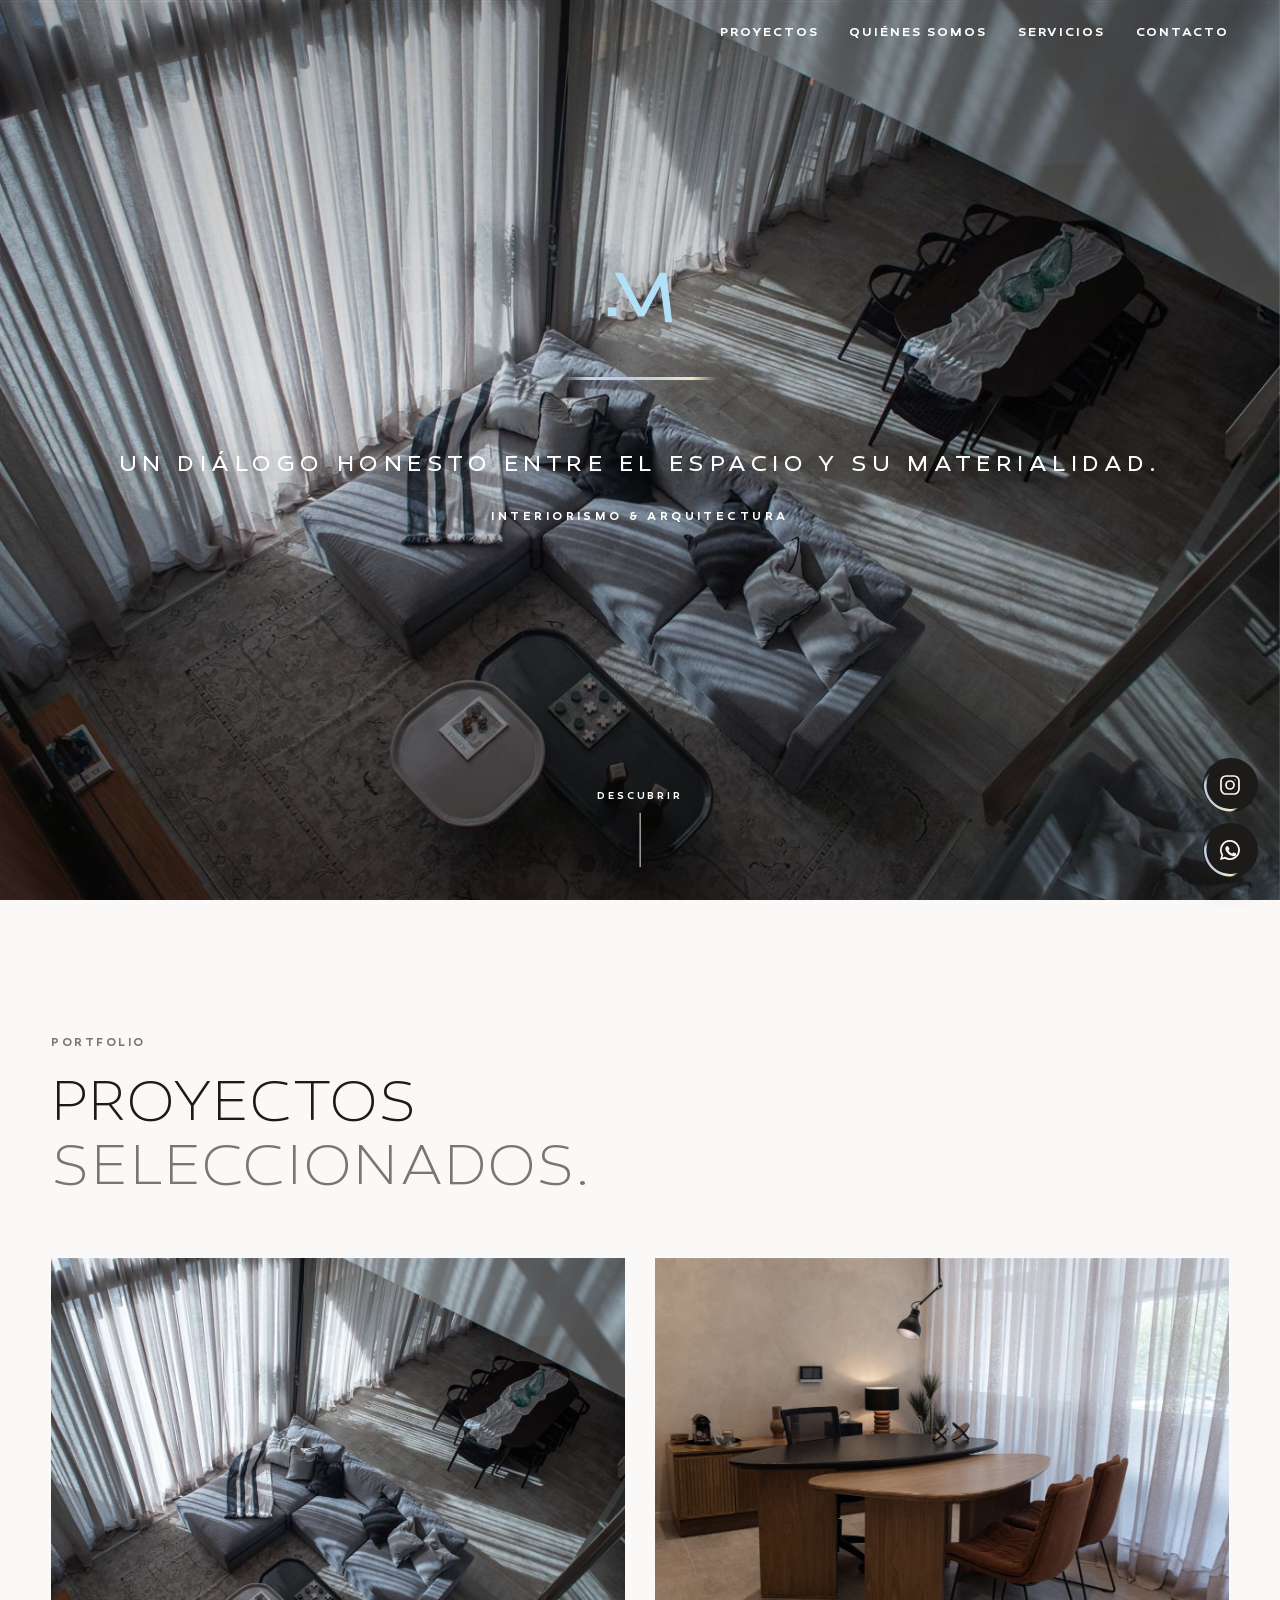
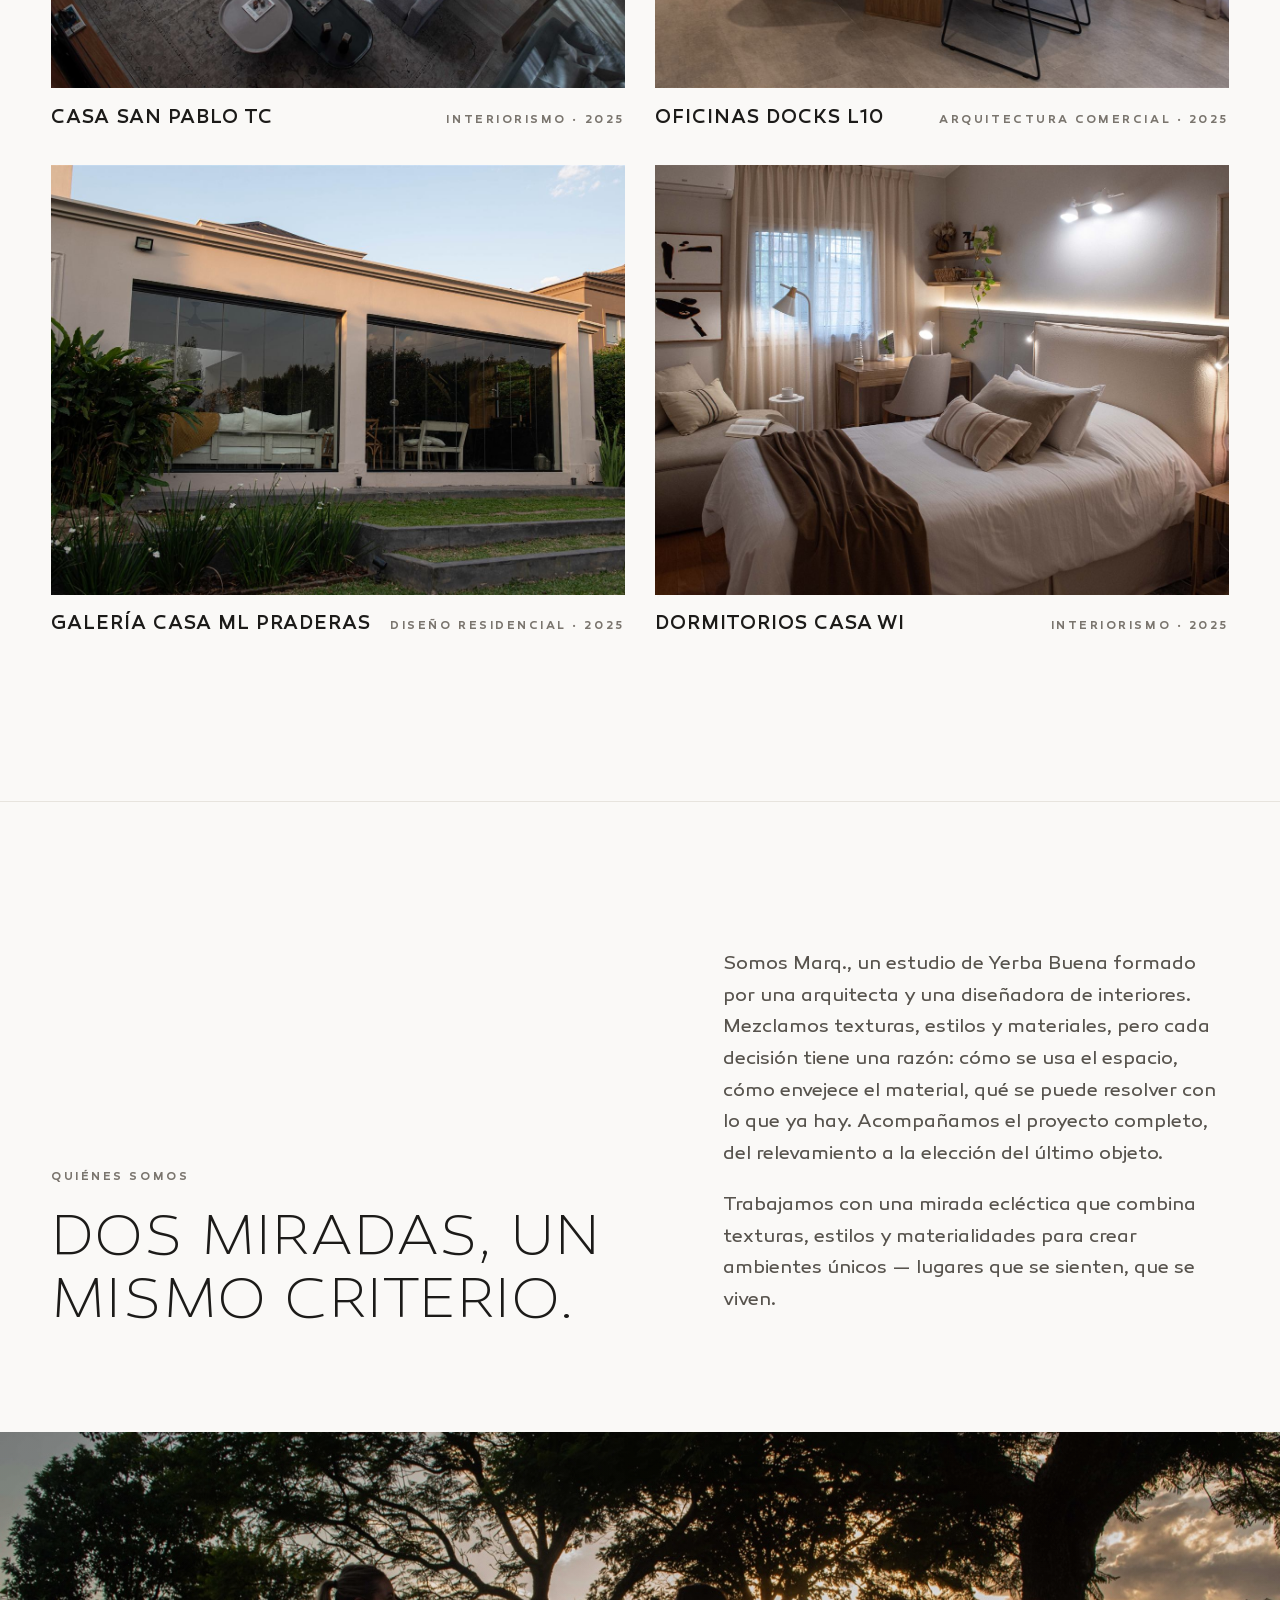
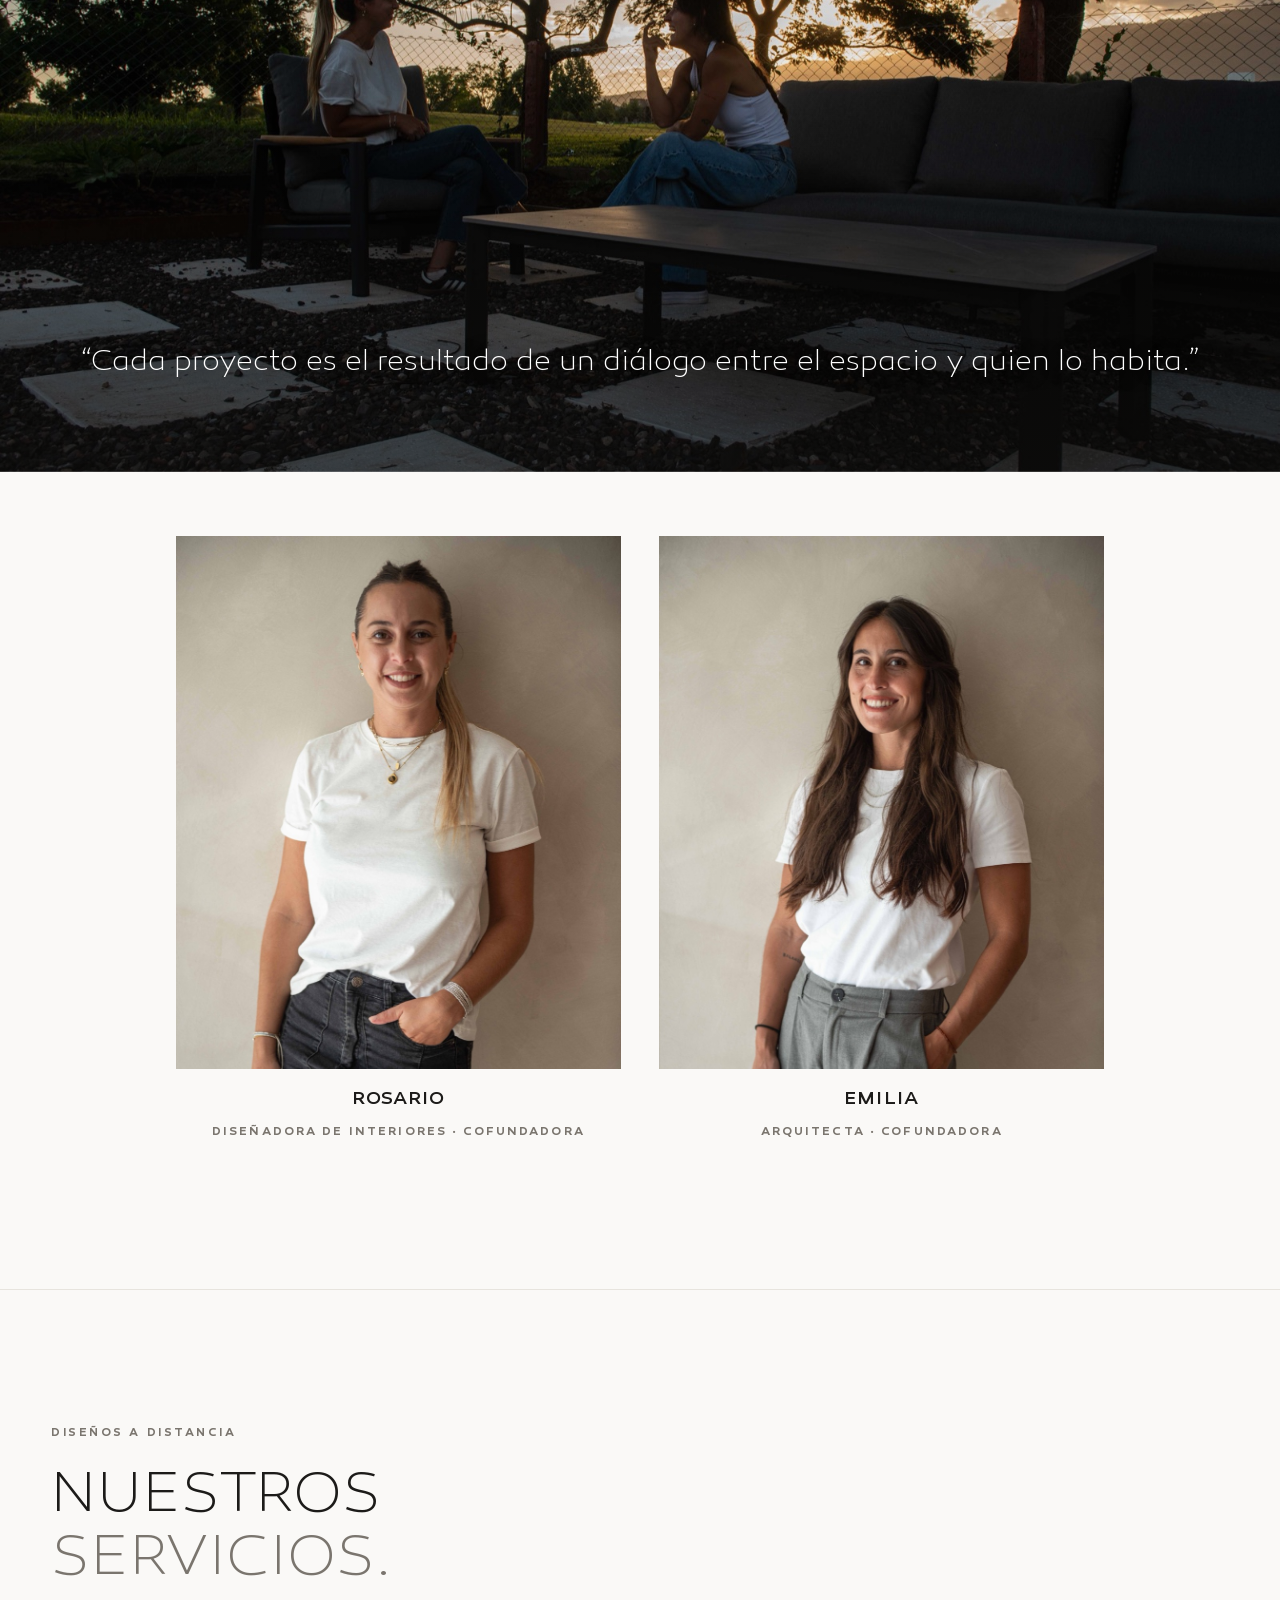
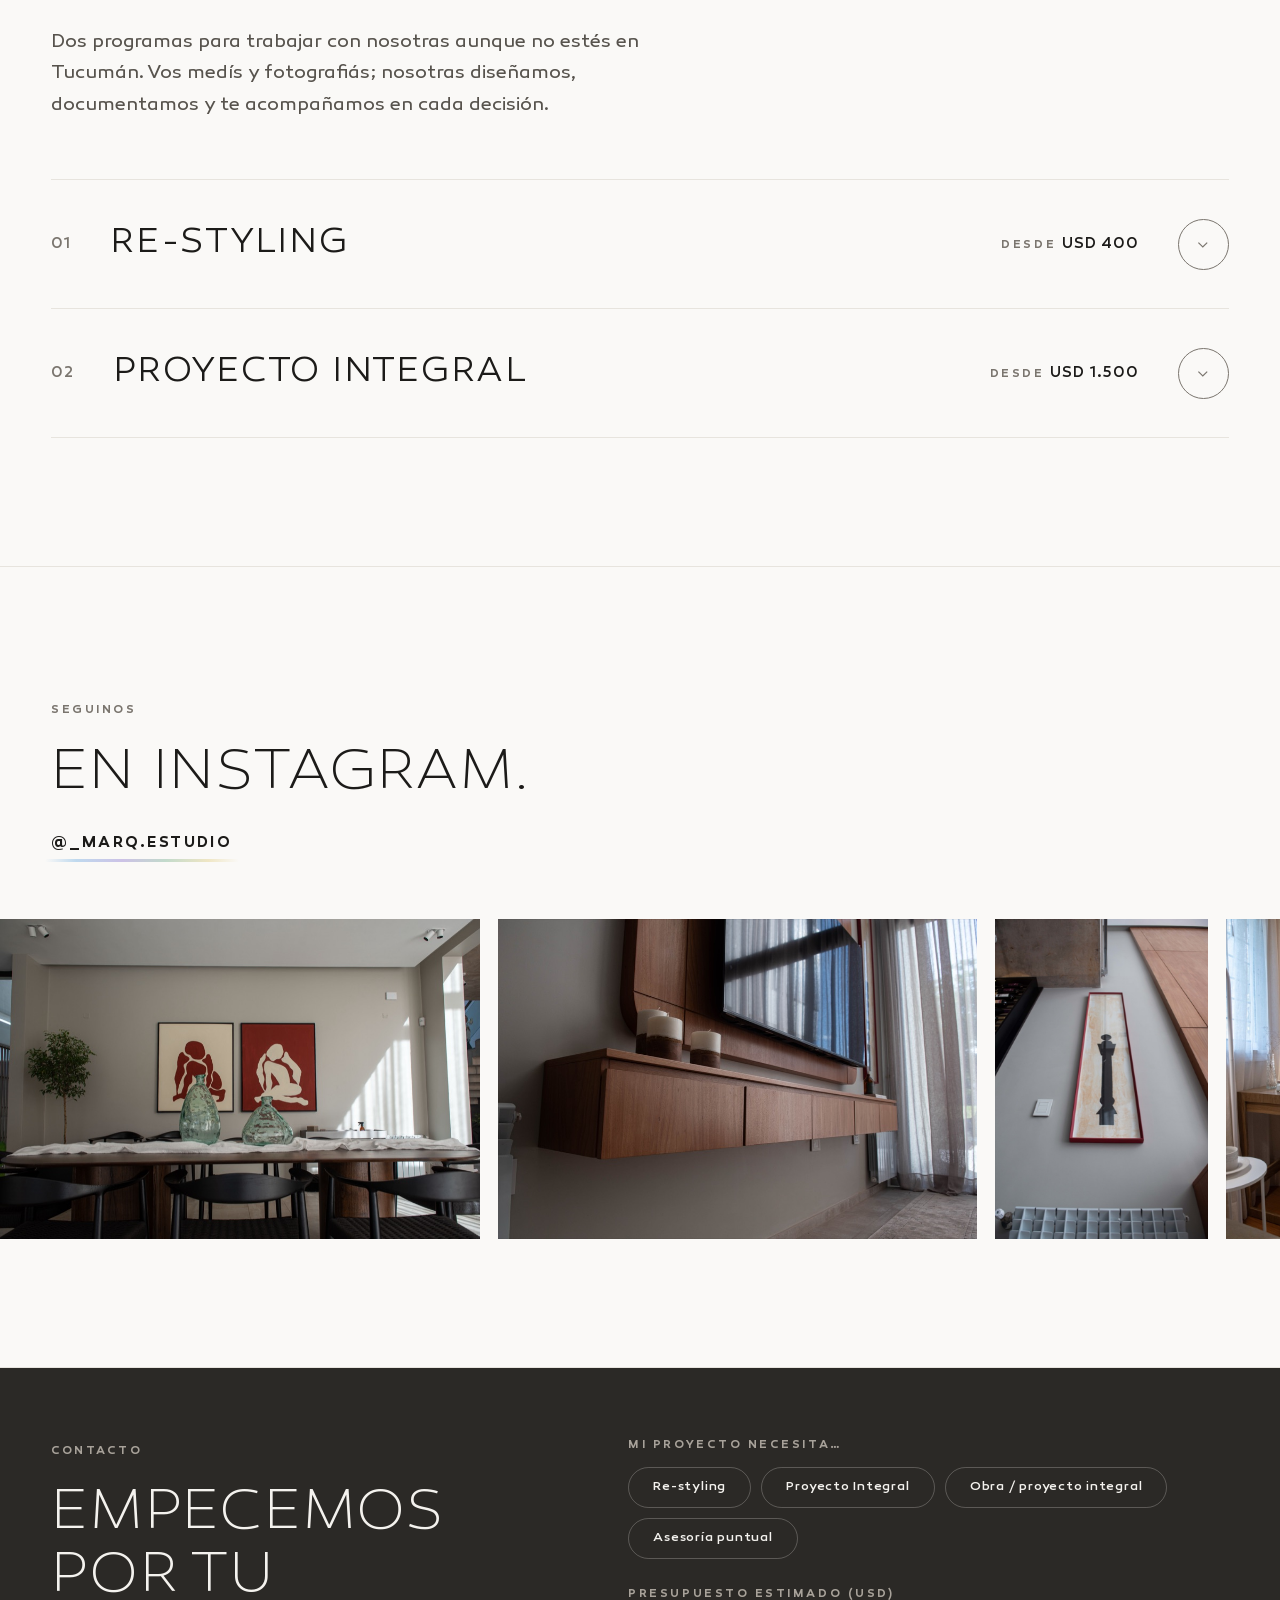
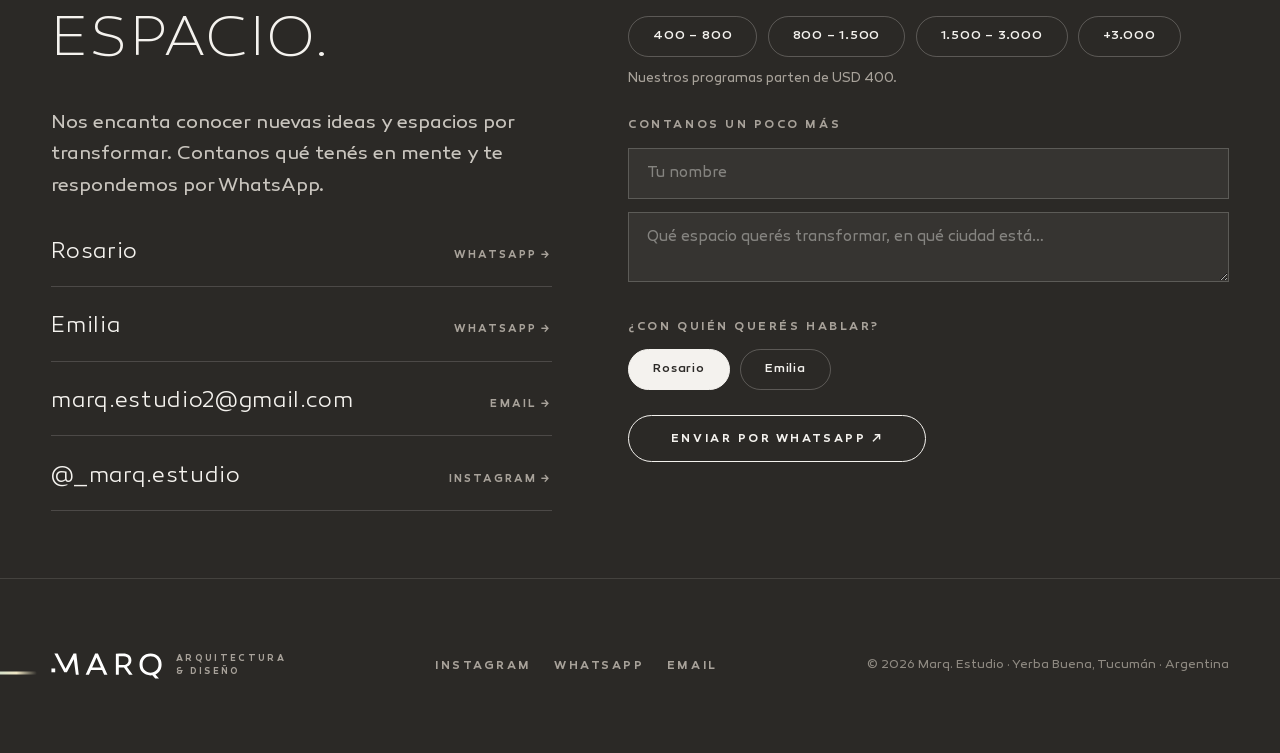
<file: index.html>
<!DOCTYPE html>
<html lang="es">
<head>
<!--
THESIS: Vidriera-galería de Marq.: la obra fotografiada protagoniza sobre blanco cálido y
todo camino termina en un contacto por WhatsApp; rechaza el home oscuro con overlays del sitio anterior.
OWN-WORLD: Blanco cálido #FAF9F7, tinta #1C1B19, taupe del logo #7A756E, hairlines; Canaro (7 pesos)
como única voz; el degradé iridiscente del logo como único acento (punto de la marca, hairlines, barras).
Galerías justificadas tipo Google Fotos; franja carbón .M en cada obra.
STORY: El visitante entra por una foto a pantalla completa con la .M, entiende qué hace el estudio,
recorre obras, conoce a Rosario y Emilia, compara dos servicios con entregables y precios "desde",
y escribe por WhatsApp en un toque.
FIRST VIEWPORT: foto fullscreen con Ken Burns lento, .M centrada sobre el eslogan, nav transparente,
indicador de scroll, botón WhatsApp flotante.
FORM: dirección pineada por el cliente — estética renstudio.ar traducida a Canaro y a la marca Marq.
-->
<meta charset="utf-8">
<meta name="viewport" content="width=device-width, initial-scale=1">
<title>Marq. Estudio — Arquitectura &amp; Interiorismo</title>
<meta name="description" content="Marq. Estudio: arquitectura e interiorismo en Yerba Buena, Tucumán. Espacios que inspiran y emocionan.">
<link rel="canonical" href="https://marqestudio.com.ar/">
<meta property="og:type" content="website">
<meta property="og:site_name" content="Marq. Estudio">
<meta property="og:title" content="Marq. Estudio — Arquitectura &amp; Interiorismo">
<meta property="og:description" content="Espacios que inspiran y emocionan. Arquitectura e interiorismo en Yerba Buena, Tucumán.">
<meta property="og:url" content="https://marqestudio.com.ar/">
<meta property="og:image" content="https://marqestudio.com.ar/assets/brand/og.jpg">
<meta property="og:image:width" content="1200">
<meta property="og:image:height" content="630">
<meta property="og:locale" content="es_AR">
<meta name="twitter:card" content="summary_large_image">
<link rel="icon" href="assets/brand/favicon.svg?v=6" type="image/svg+xml">
<link rel="preload" href="assets/fonts/canaro/Canaro-ExtraLight.woff2" as="font" type="font/woff2" crossorigin>
<link rel="preload" href="assets/fonts/canaro/Canaro-Book.woff2" as="font" type="font/woff2" crossorigin>
<link rel="stylesheet" href="css/site.css?v=31">
</head>
<body>

<main id="app" style="min-height:100svh"></main>

<script src="js/site.js?v=15"></script>
<script src="js/gallery.js?v=3"></script>
<script>
(async function () {
  const { loadData, renderChrome, preloader, initReveals, animateScrollTo, gotoHashOnLoad, waLink, escapeHtml, nl2br } = window.MARQ;
  preloader();

  let data;
  try { data = await loadData(); }
  catch (e) {
    document.getElementById("app").innerHTML =
      '<p style="padding:8rem 2rem;text-align:center;color:#7A756E">No pudimos cargar el contenido. Recargá la página en unos segundos.</p>';
    console.error(e); return;
  }

  const aj = data.ajustes;
  const app = document.getElementById("app");

  const twoTone = t => String(t || "").split("\n").map((l, i) =>
    `<span${i % 2 ? ' class="tone"' : ""}>${escapeHtml(l)}</span>`).join("<br>");

  /* ---------- Secciones ---------- */
  const heroLines = String(data.inicio.eslogan || "").split("\n").map((l, i) =>
    `<span class="hl"><span style="--d:${(0.85 + i * 0.28).toFixed(2)}s">${escapeHtml(l)}</span></span>`).join("");
  const portadas = (Array.isArray(data.inicio.imagenes) ? data.inicio.imagenes : []).filter(Boolean);
  const portadaImg = portadas.length
    ? portadas[Math.floor(Math.random() * portadas.length)]
    : data.inicio.imagen;
  const heroHtml = `
    <section class="hero" id="inicio">
      <div class="hero-media"><img src="${escapeHtml(portadaImg)}" alt="" fetchpriority="high"></div>
      <div class="hero-inner">
        <img class="hero-mark" src="assets/brand/m-celeste.svg" alt="Marq.">
        <span class="hero-line" aria-hidden="true"></span>
        <h1 class="display">${heroLines}</h1>
        <p class="hero-sub">${escapeHtml(data.inicio.sub)}</p>
      </div>
      <button class="hero-scroll" data-goto="#proyectos"><span>Descubrir</span><span class="line"></span></button>
    </section>`;

  // Zonas: salen de los proyectos. Si no hay al menos dos distintas, no se muestran filtros.
  const zonas = [...new Set(data.proyectos.items.map(p => (p.zona || "").trim()).filter(Boolean))];
  const hayFiltros = zonas.length > 1;
  const filtrosHtml = !hayFiltros ? "" : `
          <div class="proj-filtros reveal">
            <button type="button" class="filtro sel" data-zona="">Todos</button>
            ${zonas.map(z => `<button type="button" class="filtro" data-zona="${escapeHtml(z)}">${escapeHtml(z)}</button>`).join("")}
          </div>`;

  const projHtml = `
    <section class="section" id="proyectos">
      <div class="wrap">
        <div class="section-head">
          <p class="kicker reveal">Portfolio</p>
          <h2 class="h-section reveal">${twoTone(data.proyectos.titulo)}</h2>
          ${filtrosHtml}
        </div>
        <div class="proj-grid">
          ${data.proyectos.items.map(p => `
            <a class="proj-card reveal" href="proyecto.html?p=${encodeURIComponent(p.slug)}" data-zona="${escapeHtml((p.zona || "").trim())}">
              <div class="frame"><img src="Proyectos/${escapeHtml(p.slug)}/${escapeHtml(p.portada)}" alt="${escapeHtml(p.titulo)}" loading="lazy"></div>
              <div class="meta"><h3>${escapeHtml(p.titulo)}</h3><span class="cat">${escapeHtml(p.categoria)} · ${escapeHtml(p.anio)}</span></div>
            </a>`).join("")}
        </div>
      </div>
    </section>`;

  const team = data.estudio.integrantes || [];
  const aboutHtml = `
    <section class="section" id="estudio">
      <div class="wrap">
        <div class="about-head">
          <div>
            <p class="kicker reveal">Quiénes somos</p>
            <h2 class="h-section reveal" style="margin-bottom:0">${twoTone(data.estudio.titulo)}</h2>
          </div>
          <div class="about-copy">
            ${data.estudio.parrafos.map(p => `<p class="lead reveal">${escapeHtml(p)}</p>`).join("")}
          </div>
        </div>
      </div>
      <figure class="about-banner reveal-img">
        <img src="${escapeHtml(data.estudio.imagen)}" alt="Rosario y Emilia, fundadoras de Marq. Estudio" loading="lazy">
        <blockquote class="reveal">“${escapeHtml(data.estudio.cita)}”</blockquote>
      </figure>
      <div class="wrap">
        <div class="team" data-stagger>
          ${team.map(m => `
            <article>
              <div class="frame">${m.foto
                ? `<img src="${escapeHtml(m.foto)}" alt="${escapeHtml(m.nombre)}" loading="lazy">`
                : `<span class="ph mark"><span class="dot">.</span>M</span>`}</div>
              <h3>${escapeHtml(m.nombre)}</h3>
              <span class="rol">${escapeHtml(m.rol)}</span>
              <p class="bio">${escapeHtml(m.bio)}</p>
            </article>`).join("")}
        </div>
      </div>
    </section>`;

  const servHtml = `
    <section class="section" id="servicios">
      <div class="wrap">
        <div class="section-head">
          <p class="kicker reveal">${escapeHtml(data.servicios.kicker || "Diseños a distancia")}</p>
          <h2 class="h-section reveal">${twoTone(data.servicios.titulo)}</h2>
          <p class="lead reveal">${escapeHtml(data.servicios.intro)}</p>
        </div>
        <div class="svc-list reveal">
          ${data.servicios.items.map((s, i) => `
            <article class="svc-item" id="serv-${escapeHtml(s.id)}">
              <button class="svc-row" aria-expanded="false" aria-controls="svc-body-${i}">
                <span class="svc-num">${String(i + 1).padStart(2, "0")}</span>
                <span class="svc-ident">
                  <span class="svc-name">${escapeHtml(s.nombre)}</span>
                  ${(s.modalidad || "").trim() ? `<span class="svc-mod">${escapeHtml(s.modalidad.trim())}</span>` : ""}
                </span>
                <span class="svc-desde">USD ${Number(s.desdeUSD).toLocaleString("es-AR")}</span>
                <span class="svc-arrow" aria-hidden="true"><svg viewBox="0 0 24 24" fill="none" stroke="currentColor" stroke-width="1.6"><path d="M6 9l6 6 6-6"/></svg></span>
              </button>
              <div class="svc-body" id="svc-body-${i}">
                <div class="svc-body-inner">
                  <div class="svc-cols">
                    <div>
                      <p class="bajada">${escapeHtml(s.bajada)}</p>
                      <ul class="para">${(s.para || []).map(x => `<li>${escapeHtml(x)}</li>`).join("")}</ul>
                    </div>
                    <div class="entregables">
                      <h4>Qué incluye</h4>
                      <ul>${(s.entregables || []).map(x => `<li>${escapeHtml(x)}</li>`).join("")}</ul>
                    </div>
                  </div>
                  ${(s.necesitamos || []).length ? `
                  <div class="necesitamos">
                    <h4>Qué necesitamos de vos</h4>
                    <ul>${s.necesitamos.map(x => `<li>${escapeHtml(x)}</li>`).join("")}</ul>
                  </div>` : ""}
                  <div class="cta-row"><button class="btn" data-goto="#contacto" data-servicio="${escapeHtml(s.nombre)}">Quiero este programa</button></div>
                </div>
              </div>
            </article>`).join("")}
        </div>
      </div>
    </section>`;

  // Instagram: marquesina infinita con fotos de las obras (estilo REN)
  const igFotos = (data.instagram && Array.isArray(data.instagram.fotos) ? data.instagram.fotos : []).filter(Boolean);
  // La tira se duplica para el loop: si hay pocas fotos, se repiten hasta llenar el ancho.
  let igLoop = igFotos.slice();
  while (igLoop.length && igLoop.length < 8) igLoop = igLoop.concat(igFotos);
  const igTrack = igLoop.map(src =>
    `<a href="${escapeHtml(aj.instagram)}" target="_blank" rel="noopener" aria-label="Abrir Instagram" tabindex="-1"><img src="${escapeHtml(src)}" alt="" loading="lazy"></a>`).join("");
  const followHtml = !igFotos.length ? "" : `
    <section class="section follow">
      <div class="wrap">
        <p class="kicker reveal">Seguinos</p>
        <h2 class="h-section reveal">En Instagram.</h2>
        <a class="handle reveal" href="${escapeHtml(aj.instagram)}" target="_blank" rel="noopener">@_marq.estudio</a>
      </div>
      <div class="follow-marquee reveal" aria-hidden="false">
        <div class="marquee-track">${igTrack}${igTrack}</div>
      </div>
    </section>`;

  const contactoHtml = `
    <section class="section dark" id="contacto">
      <div class="wrap">
        <div class="contact-grid">
          <div>
            <p class="kicker reveal">Contacto</p>
            <h2 class="h-section reveal">${twoTone(data.contacto.titulo)}</h2>
            <p class="lead reveal">${escapeHtml(data.contacto.intro)}</p>
            <div class="contact-info reveal">
              ${aj.whatsapps.map(w => `
                <a class="big-link" href="${waLink(w.numero)}" target="_blank" rel="noopener">
                  <span>${escapeHtml(w.nombre)}</span><span class="tag">WhatsApp →</span>
                </a>`).join("")}
              <a class="big-link" href="mailto:${escapeHtml(aj.email)}"><span>${escapeHtml(aj.email)}</span><span class="tag">Email →</span></a>
              <a class="big-link" href="${escapeHtml(aj.instagram)}" target="_blank" rel="noopener"><span>@_marq.estudio</span><span class="tag">Instagram →</span></a>
            </div>
          </div>
          <form class="contact-form reveal" id="contact-form">
            <div class="form-block">
              <h4>Mi proyecto necesita…</h4>
              <div class="chips" id="chips-necesidad">
                ${data.contacto.necesidades.map(n => `<button type="button" class="chip" data-v="${escapeHtml(n)}">${escapeHtml(n)}</button>`).join("")}
              </div>
            </div>
            <div class="form-block">
              <h4>Presupuesto estimado (USD)</h4>
              <div class="chips" id="chips-presupuesto">
                ${aj.rangosPresupuesto.map(r => `<button type="button" class="chip" data-v="${escapeHtml(r)}">${escapeHtml(r)}</button>`).join("")}
              </div>
              <p class="form-note">Nuestros programas parten de USD ${Number(aj.precioMinimoUSD).toLocaleString("es-AR")}.</p>
            </div>
            <div class="form-block">
              <h4>Contanos un poco más</h4>
              <div class="field"><input type="text" id="f-nombre" placeholder="Tu nombre" autocomplete="name"></div>
              <div class="field"><textarea id="f-msg" rows="2" placeholder="Qué espacio querés transformar, en qué ciudad está…"></textarea></div>
            </div>
            <div class="form-block">
              <h4>¿Con quién querés hablar?</h4>
              <div class="chips" id="chips-wa">
                ${aj.whatsapps.map((w, i) => `<button type="button" class="chip${i === 0 ? " sel" : ""}" data-wa="${escapeHtml(w.numero)}">${escapeHtml(w.nombre)}</button>`).join("")}
              </div>
            </div>
            <div class="send-row">
              <button type="button" class="btn btn-send" id="send-wa">Enviar por WhatsApp&nbsp;↗</button>
            </div>
          </form>
        </div>
      </div>
    </section>`;

  app.innerHTML = heroHtml + projHtml + aboutHtml + servHtml + followHtml + contactoHtml;
  renderChrome(data, { onHero: true, base: "" });
  initReveals();
  gotoHashOnLoad();

  /* ---------- Interacción ---------- */
  // scroll suave a anclas + preselección de servicio
  document.addEventListener("click", e => {
    const go = e.target.closest("[data-goto]");
    if (!go) return;
    const target = document.querySelector(go.dataset.goto);
    if (target) animateScrollTo(target.getBoundingClientRect().top + window.scrollY);
    if (go.dataset.servicio) {
      // Comparación tolerante: "Re-Styling" y "Re-styling" son el mismo programa
      const norm = t => String(t || "").toLowerCase().normalize("NFD")
        .replace(/[\u0300-\u036f]/g, "").replace(/[^a-z0-9]+/g, "");
      const buscado = norm(go.dataset.servicio);
      const chips = [...document.querySelectorAll("#chips-necesidad .chip")];
      const elegido = chips.find(c => norm(c.dataset.v) === buscado);
      if (elegido) chips.forEach(c => c.classList.toggle("sel", c === elegido));
    }
  });

  // filtros de proyectos por zona
  const grupoFiltros = document.querySelector(".proj-filtros");
  if (grupoFiltros) {
    const tarjetas = [...document.querySelectorAll(".proj-card")];
    grupoFiltros.addEventListener("click", e => {
      const b = e.target.closest(".filtro");
      if (!b || b.classList.contains("sel")) return;
      grupoFiltros.querySelectorAll(".filtro").forEach(f => f.classList.toggle("sel", f === b));
      const z = b.dataset.zona;
      tarjetas.forEach(c => {
        const entra = !z || c.dataset.zona === z;
        if (entra) {
          c.classList.remove("oculto");
          requestAnimationFrame(() => c.classList.remove("fuera"));
        } else {
          c.classList.add("fuera");
          setTimeout(() => { if (c.classList.contains("fuera")) c.classList.add("oculto"); }, 340);
        }
      });
    });
  }

  // acordeón de servicios (uno abierto a la vez)
  document.querySelectorAll(".svc-row").forEach(row => {
    row.addEventListener("click", () => {
      const item = row.closest(".svc-item");
      const open = item.classList.contains("open");
      document.querySelectorAll(".svc-item.open").forEach(x => {
        x.classList.remove("open");
        x.querySelector(".svc-row").setAttribute("aria-expanded", "false");
      });
      if (!open) {
        item.classList.add("open");
        row.setAttribute("aria-expanded", "true");
      }
    });
  });

  // chips: una sola opción elegida por grupo (la persona siempre queda elegida)
  ["chips-necesidad", "chips-presupuesto", "chips-wa"].forEach(id => {
    const g = document.getElementById(id);
    g.addEventListener("click", e => {
      const chip = e.target.closest(".chip");
      if (!chip) return;
      g.querySelectorAll(".chip").forEach(c => { if (c !== chip) c.classList.remove("sel"); });
      if (id === "chips-wa") chip.classList.add("sel");
      else chip.classList.toggle("sel");
    });
  });

  // enviar por WhatsApp
  document.getElementById("send-wa").addEventListener("click", () => {
    const persona = document.querySelector("#chips-wa .chip.sel") || document.querySelector("#chips-wa .chip");
    const nec = [...document.querySelectorAll("#chips-necesidad .chip.sel")].map(c => c.dataset.v);
    const pres = document.querySelector("#chips-presupuesto .chip.sel");
    const nombre = document.getElementById("f-nombre").value.trim();
    const msg = document.getElementById("f-msg").value.trim();
    let texto = "Hola Marq.! " + (nombre ? "Soy " + nombre + ". " : "") + "Vengo de la página web.";
    if (nec.length) texto += "\nMi proyecto necesita: " + nec.join(", ") + ".";
    if (pres) texto += "\nPresupuesto estimado: USD " + pres.dataset.v + ".";
    if (msg) texto += "\n" + msg;
    window.open(waLink(persona.dataset.wa, texto), "_blank", "noopener");
  });

  // parallax sutil del hero
  const heroImg = document.querySelector(".hero-media img");
  if (heroImg && !matchMedia("(prefers-reduced-motion: reduce)").matches) {
    addEventListener("scroll", () => {
      const y = window.scrollY;
      if (y > window.innerHeight) return; // el hero ya no está en cámara
      heroImg.style.translate = "0 " + y * 0.18 + "px";
    }, { passive: true });
  }
})();
</script>
</body>
</html>
</file>
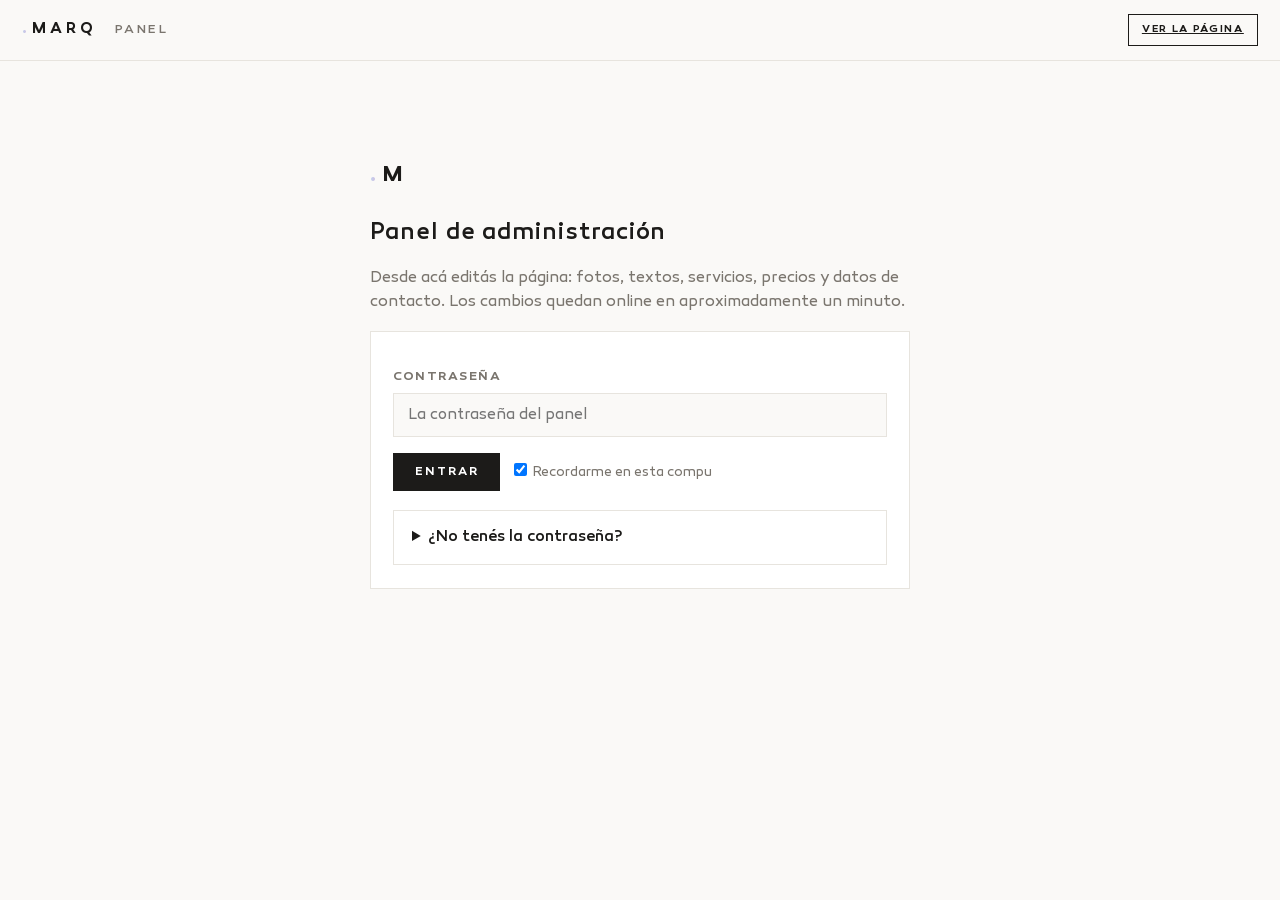
<file: admin/index.html>
<!DOCTYPE html>
<html lang="es">
<head>
<meta charset="utf-8">
<meta name="viewport" content="width=device-width, initial-scale=1">
<title>Panel Marq. — Administración</title>
<meta name="robots" content="noindex, nofollow">
<link rel="icon" href="../assets/brand/favicon.svg?v=6" type="image/svg+xml">
<style>
  @font-face { font-family: "Canaro"; src: url("../assets/fonts/canaro/Canaro-Book.woff2") format("woff2"); font-weight: 400; font-display: swap; }
  @font-face { font-family: "Canaro"; src: url("../assets/fonts/canaro/Canaro-Medium.woff2") format("woff2"); font-weight: 500; font-display: swap; }
  @font-face { font-family: "Canaro"; src: url("../assets/fonts/canaro/Canaro-SemiBold.woff2") format("woff2"); font-weight: 600; font-display: swap; }
  @font-face { font-family: "Canaro"; src: url("../assets/fonts/canaro/Canaro-Light.woff2") format("woff2"); font-weight: 300; font-display: swap; }

  :root {
    --bg: #FAF9F7; --surface: #fff; --ink: #1C1B19; --soft: #57534D; --taupe: #7A756E;
    --line: #E7E4DE; --ok: #2E7D50; --err: #B3402E;
    --irid: linear-gradient(90deg,#BFD9EE,#CCC2E6,#C2DACB,#EFE6C4);
    --ease: cubic-bezier(0.16,1,0.3,1);
  }
  * { box-sizing: border-box; }
  body {
    margin: 0; background: var(--bg); color: var(--ink);
    font-family: "Canaro", "Avenir Next", system-ui, sans-serif;
    font-size: 15.5px; line-height: 1.55; -webkit-font-smoothing: antialiased;
  }
  h1,h2,h3 { font-weight: 500; letter-spacing: 0.04em; }
  .topbar {
    position: sticky; top: 0; z-index: 20;
    display: flex; align-items: center; justify-content: space-between; gap: 1rem;
    padding: 0.9rem 1.4rem; background: rgba(250,249,247,0.92);
    backdrop-filter: blur(10px); border-bottom: 1px solid var(--line);
  }
  .brand { font-weight: 600; letter-spacing: 0.28em; text-transform: uppercase; font-size: 0.95rem; }
  .brand .dot { background: var(--irid); -webkit-background-clip: text; background-clip: text; color: transparent; font-weight: 700; }
  .brand small { color: var(--taupe); letter-spacing: 0.2em; font-weight: 500; margin-left: 0.6rem; }
  .top-actions { display: flex; gap: 0.6rem; align-items: center; }

  main { max-width: 1080px; margin: 0 auto; padding: 1.6rem 1.4rem 6rem; }

  .tabs { display: flex; flex-wrap: wrap; gap: 0.4rem; margin: 0.4rem 0 1.6rem; }
  .tab {
    border: 1px solid var(--line); background: var(--surface); color: var(--soft);
    padding: 0.55rem 1.1rem; font-family: inherit; font-size: 0.78rem; font-weight: 600;
    letter-spacing: 0.14em; text-transform: uppercase; cursor: pointer;
    transition: all 0.25s var(--ease);
  }
  .tab:hover { border-color: var(--ink); color: var(--ink); }
  .tab.active { background: var(--ink); border-color: var(--ink); color: #fff; }

  .card {
    background: var(--surface); border: 1px solid var(--line);
    padding: 1.4rem; margin-bottom: 1.2rem; position: relative;
  }
  .card h2 { margin: 0 0 0.3rem; font-size: 1.15rem; text-transform: uppercase; }
  .card h3 { margin: 1.4rem 0 0.5rem; font-size: 0.78rem; letter-spacing: 0.18em; text-transform: uppercase; color: var(--taupe); font-weight: 600; }
  .card .help { color: var(--taupe); font-size: 0.85rem; margin: 0 0 1rem; }

  label.f { display: block; margin-top: 0.9rem; font-size: 0.78rem; font-weight: 600; letter-spacing: 0.12em; text-transform: uppercase; color: var(--taupe); }
  input[type=text], input[type=number], input[type=password], input[type=url], textarea, select {
    width: 100%; margin-top: 0.35rem; padding: 0.7rem 0.85rem;
    border: 1px solid var(--line); background: var(--bg); color: var(--ink);
    font-family: inherit; font-size: 0.95rem;
  }
  input:focus, textarea:focus, select:focus { outline: none; border-color: var(--ink); }
  textarea { resize: vertical; }
  .row { display: grid; grid-template-columns: 1fr 1fr; gap: 0 1.2rem; }
  @media (max-width: 700px) { .row { grid-template-columns: 1fr; } }

  .btn {
    display: inline-flex; align-items: center; gap: 0.5rem;
    border: 1px solid var(--ink); background: var(--ink); color: #fff;
    padding: 0.7rem 1.3rem; font-family: inherit; font-size: 0.74rem; font-weight: 600;
    letter-spacing: 0.16em; text-transform: uppercase; cursor: pointer;
    transition: all 0.25s var(--ease);
  }
  .btn:hover { background: transparent; color: var(--ink); }
  .btn.ghost { background: transparent; color: var(--ink); }
  .btn.ghost:hover { background: var(--ink); color: #fff; }
  .btn.danger { border-color: var(--err); background: transparent; color: var(--err); }
  .btn.danger:hover { background: var(--err); color: #fff; }
  .btn.small { padding: 0.4rem 0.8rem; font-size: 0.66rem; }
  .btn[disabled] { opacity: 0.45; pointer-events: none; }

  .savebar {
    position: fixed; left: 0; right: 0; bottom: 0; z-index: 30;
    background: rgba(28,27,25,0.96); color: #fff;
    display: none; align-items: center; justify-content: space-between; gap: 1rem;
    padding: 0.8rem 1.4rem;
  }
  .savebar.show { display: flex; }
  .savebar .msg { font-size: 0.85rem; opacity: 0.85; }
  .savebar .btn { background: #fff; color: var(--ink); border-color: #fff; }
  .savebar .btn:hover { background: transparent; color: #fff; }

  .toast {
    position: fixed; top: 4.4rem; right: 1.2rem; z-index: 50;
    background: var(--ink); color: #fff; padding: 0.8rem 1.2rem;
    font-size: 0.85rem; opacity: 0; translate: 0 -8px; transition: all 0.35s var(--ease);
    max-width: 22rem; border-left: 3px solid transparent;
    border-image: var(--irid) 1;
  }
  .toast.show { opacity: 1; translate: 0 0; }
  .toast.err { background: var(--err); }

  /* proyectos */
  .plist { display: grid; gap: 0.6rem; }
  .pitem {
    display: flex; align-items: center; gap: 1rem;
    border: 1px solid var(--line); background: var(--surface); padding: 0.7rem 0.9rem;
    cursor: pointer; transition: border-color 0.2s;
  }
  .pitem:hover { border-color: var(--ink); }
  .pitem img { width: 74px; height: 52px; object-fit: cover; background: var(--line); }
  .pitem .t { font-weight: 500; letter-spacing: 0.05em; text-transform: uppercase; font-size: 0.92rem; }
  .pitem .c { color: var(--taupe); font-size: 0.78rem; }
  .pitem .spacer { flex: 1; }

  .fotogrid { display: grid; grid-template-columns: repeat(auto-fill, minmax(150px, 1fr)); gap: 0.8rem; margin-top: 1rem; }
  .foto {
    border: 1px solid var(--line); background: var(--surface); padding: 0.5rem;
    display: grid; gap: 0.45rem; position: relative;
  }
  .foto.dragging { opacity: 0.4; }
  .foto.dropzone { outline: 2px dashed var(--taupe); }
  .foto img { width: 100%; aspect-ratio: 4/3; object-fit: cover; cursor: grab; }
  .foto .n { position: absolute; top: 0.7rem; left: 0.7rem; background: rgba(28,27,25,0.75); color: #fff; font-size: 0.68rem; padding: 0.15rem 0.5rem; letter-spacing: 0.1em; }
  .foto select { padding: 0.35rem 0.5rem; font-size: 0.8rem; margin: 0; }
  .foto .rowbtns { display: flex; gap: 0.3rem; justify-content: space-between; }
  .foto .rowbtns button {
    flex: 1; border: 1px solid var(--line); background: var(--bg); cursor: pointer;
    font-family: inherit; font-size: 0.75rem; padding: 0.3rem 0.2rem; color: var(--soft);
  }
  .foto .rowbtns button:hover { border-color: var(--ink); color: var(--ink); }
  .foto .rowbtns button.del:hover { border-color: var(--err); color: var(--err); }
  .foto .portada-flag { position: absolute; top: 0.7rem; right: 0.7rem; background: #fff; color: var(--ink); font-size: 0.62rem; font-weight: 600; letter-spacing: 0.12em; text-transform: uppercase; padding: 0.2rem 0.45rem; border: 1px solid var(--line); }

  .dropfile {
    margin-top: 1.2rem; border: 2px dashed var(--line); padding: 2rem; text-align: center;
    color: var(--taupe); cursor: pointer; transition: border-color 0.25s, background 0.25s;
  }
  .dropfile:hover, .dropfile.over { border-color: var(--taupe); background: #F4F2EE; }
  .dropfile input { display: none; }

  .list-edit { display: grid; gap: 0.5rem; }
  .list-edit .li { display: flex; gap: 0.5rem; align-items: center; }
  .list-edit input { margin: 0; }
  .list-edit button { border: 1px solid var(--line); background: var(--bg); cursor: pointer; font-family: inherit; padding: 0.55rem 0.7rem; color: var(--soft); }
  .list-edit button:hover { color: var(--err); border-color: var(--err); }

  .login-wrap { max-width: 540px; margin: 8vh auto 0; }
  .login-wrap .mark { font-size: 3rem; font-weight: 600; }
  details.ayuda { margin-top: 1.2rem; border: 1px solid var(--line); background: var(--surface); padding: 0.9rem 1.1rem; }
  details.ayuda summary { cursor: pointer; font-weight: 500; }
  details.ayuda ol { padding-left: 1.2rem; }
  details.ayuda li { margin: 0.45rem 0; font-size: 0.9rem; color: var(--soft); }
  code { background: #F0EEE9; padding: 0.1rem 0.4rem; font-size: 0.85em; }
  .hidden { display: none !important; }
  .loading-overlay {
    position: fixed; inset: 0; z-index: 100; background: rgba(250,249,247,0.85);
    display: grid; place-items: center; font-size: 0.8rem; letter-spacing: 0.2em; text-transform: uppercase; color: var(--taupe);
  }
</style>
</head>
<body>

<header class="topbar">
  <span class="brand"><span class="dot">.</span>MARQ <small>PANEL</small></span>
  <div class="top-actions">
    <a class="btn ghost small" href="../index.html" target="_blank" rel="noopener">Ver la página</a>
    <button class="btn ghost small hidden" id="btn-logout">Salir</button>
  </div>
</header>

<main>
  <!-- ===== LOGIN ===== -->
  <section id="view-login" class="login-wrap">
    <p class="brand" style="font-size:1.4rem"><span class="dot">.</span>M</p>
    <h1 style="margin:0.4rem 0 0.2rem">Panel de administración</h1>
    <p class="help" style="color:var(--taupe)">Desde acá editás la página: fotos, textos, servicios, precios y datos de contacto. Los cambios quedan online en aproximadamente un minuto.</p>
    <div class="card">
      <label class="f" for="token">Contraseña</label>
      <input type="password" id="token" placeholder="La contraseña del panel" autocomplete="current-password">
      <div style="margin-top:1rem; display:flex; gap:0.6rem; align-items:center">
        <button class="btn" id="btn-login">Entrar</button>
        <label style="font-size:0.85rem; color:var(--taupe)"><input type="checkbox" id="remember" checked style="width:auto"> Recordarme en esta compu</label>
      </div>
      <details class="ayuda">
        <summary>¿No tenés la contraseña?</summary>
        <p>Pedísela a quien administra el sitio. Si hay que cambiarla, se hace desde Vercel:
        proyecto <code>marq-estudio</code> → Settings → Environment Variables → <code>ADMIN_PASSWORD</code>.</p>
      </details>
    </div>
  </section>

  <!-- ===== PANEL ===== -->
  <section id="view-panel" class="hidden">
    <div class="tabs" id="tabs">
      <button class="tab active" data-tab="proyectos">Proyectos</button>
      <button class="tab" data-tab="inicio">Inicio</button>
      <button class="tab" data-tab="estudio">Estudio</button>
      <button class="tab" data-tab="servicios">Servicios</button>
      <button class="tab" data-tab="contacto">Contacto</button>
      <button class="tab" data-tab="ajustes">Ajustes</button>
    </div>
    <div id="tab-content"></div>
  </section>
</main>

<div class="savebar" id="savebar">
  <span class="msg">Tenés cambios sin publicar.</span>
  <div style="display:flex; gap:0.6rem">
    <button class="btn ghost" id="btn-discard" style="border-color:#fff;color:#fff">Descartar</button>
    <button class="btn" id="btn-save">Publicar cambios</button>
  </div>
</div>

<div class="toast" id="toast"></div>

<script src="../js/admin.js?v=7"></script>
</body>
</html>
</file>
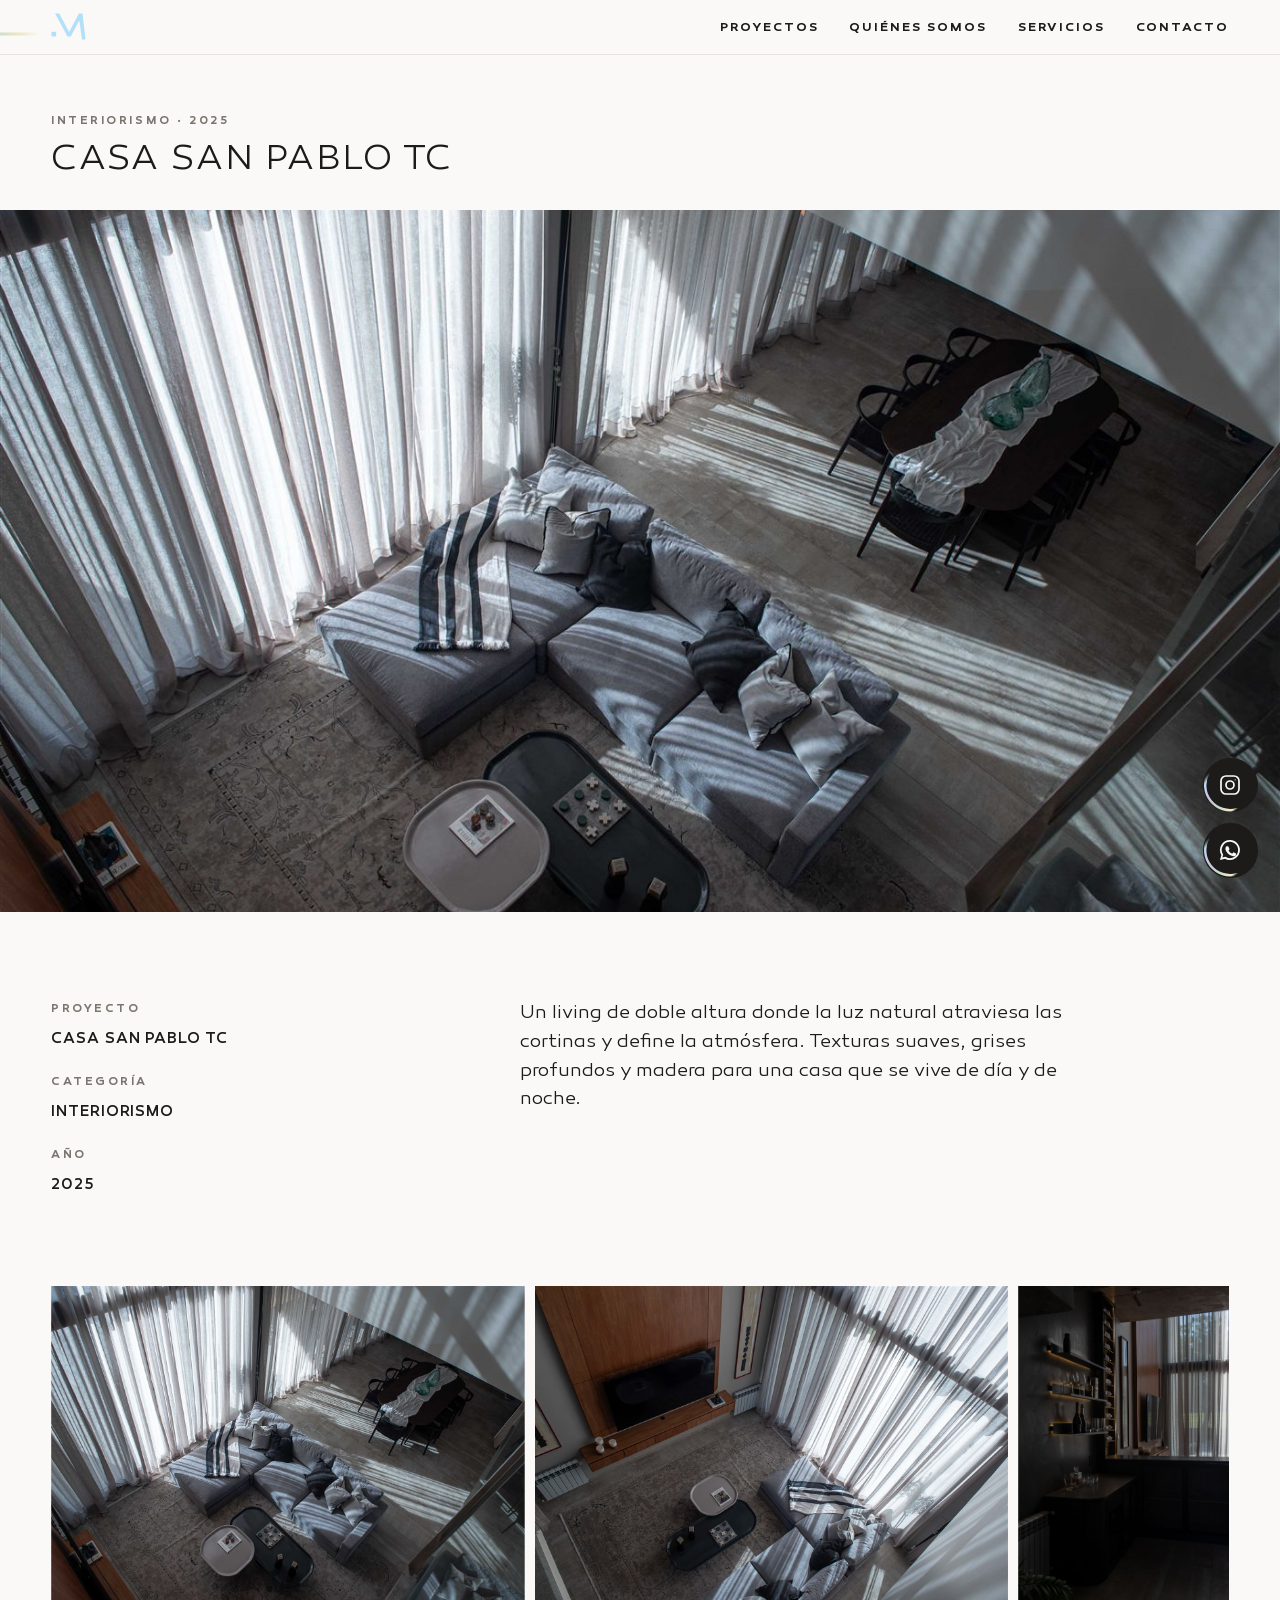
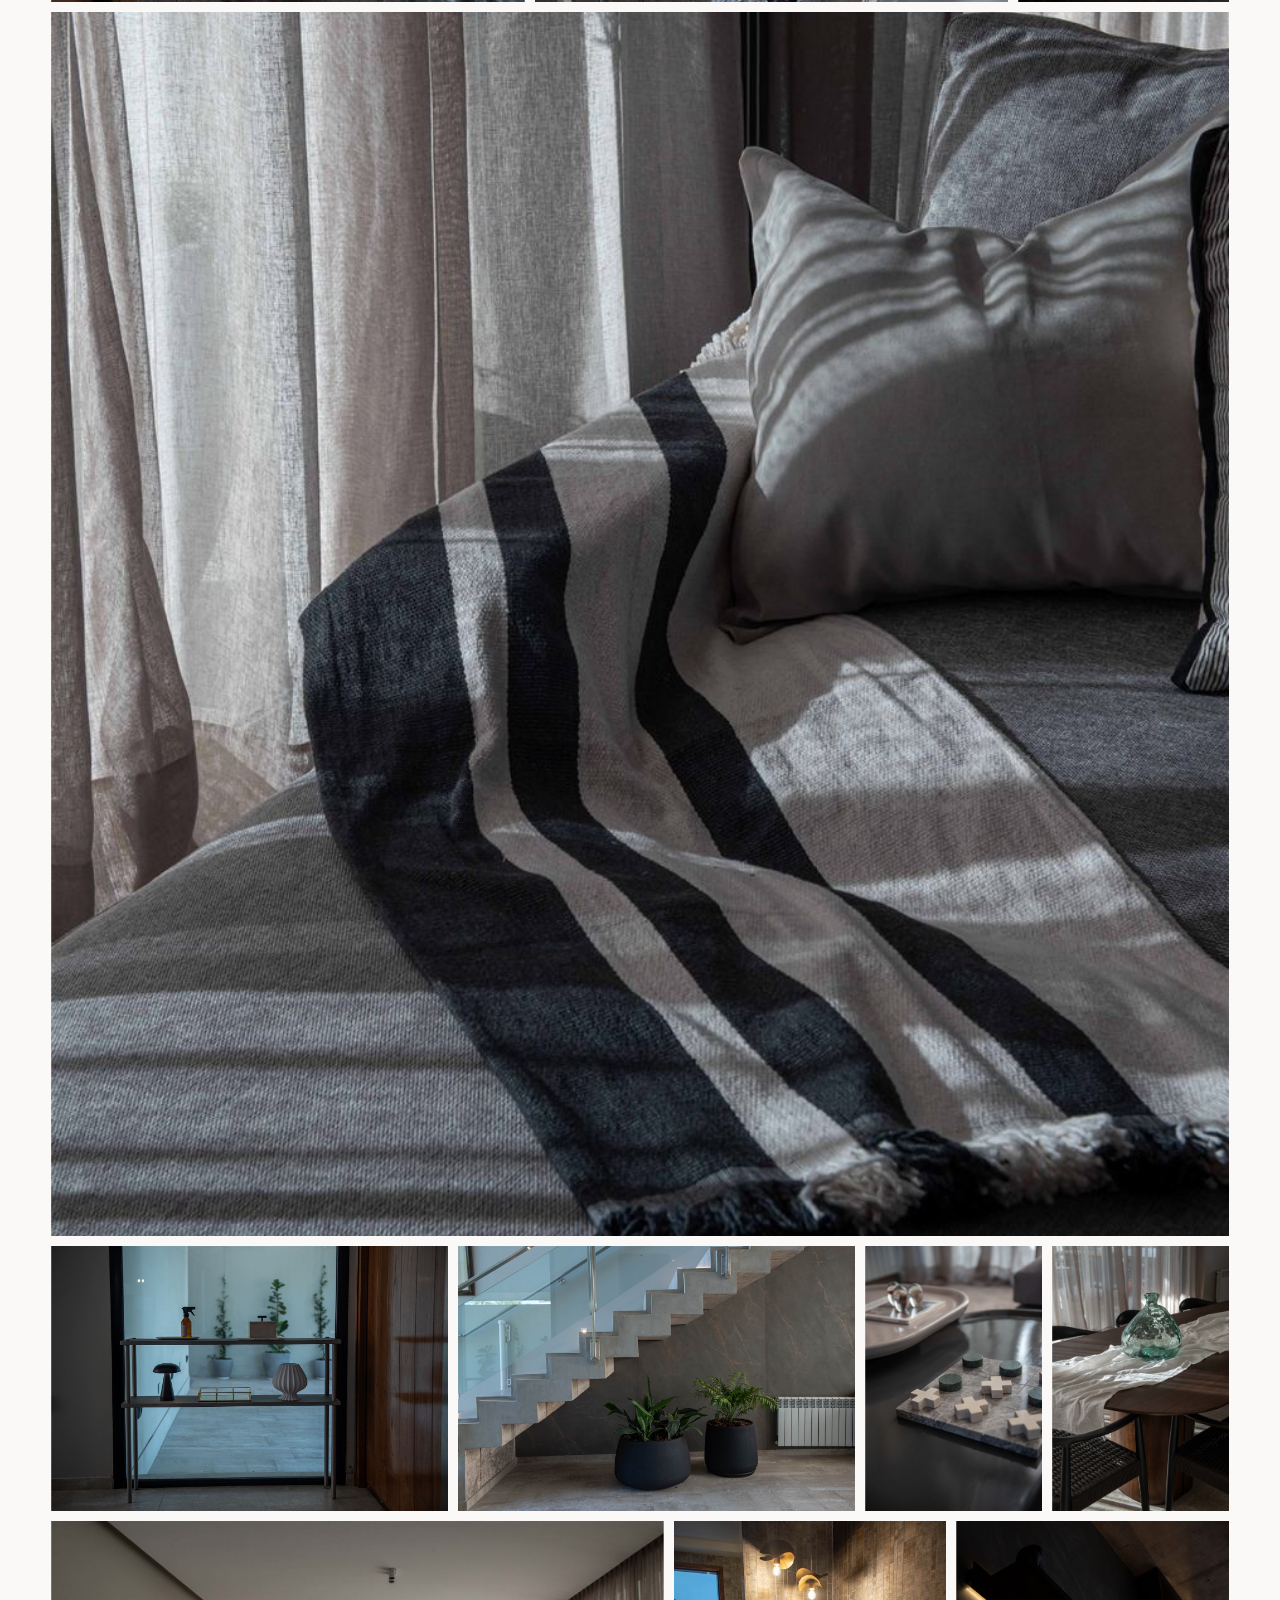
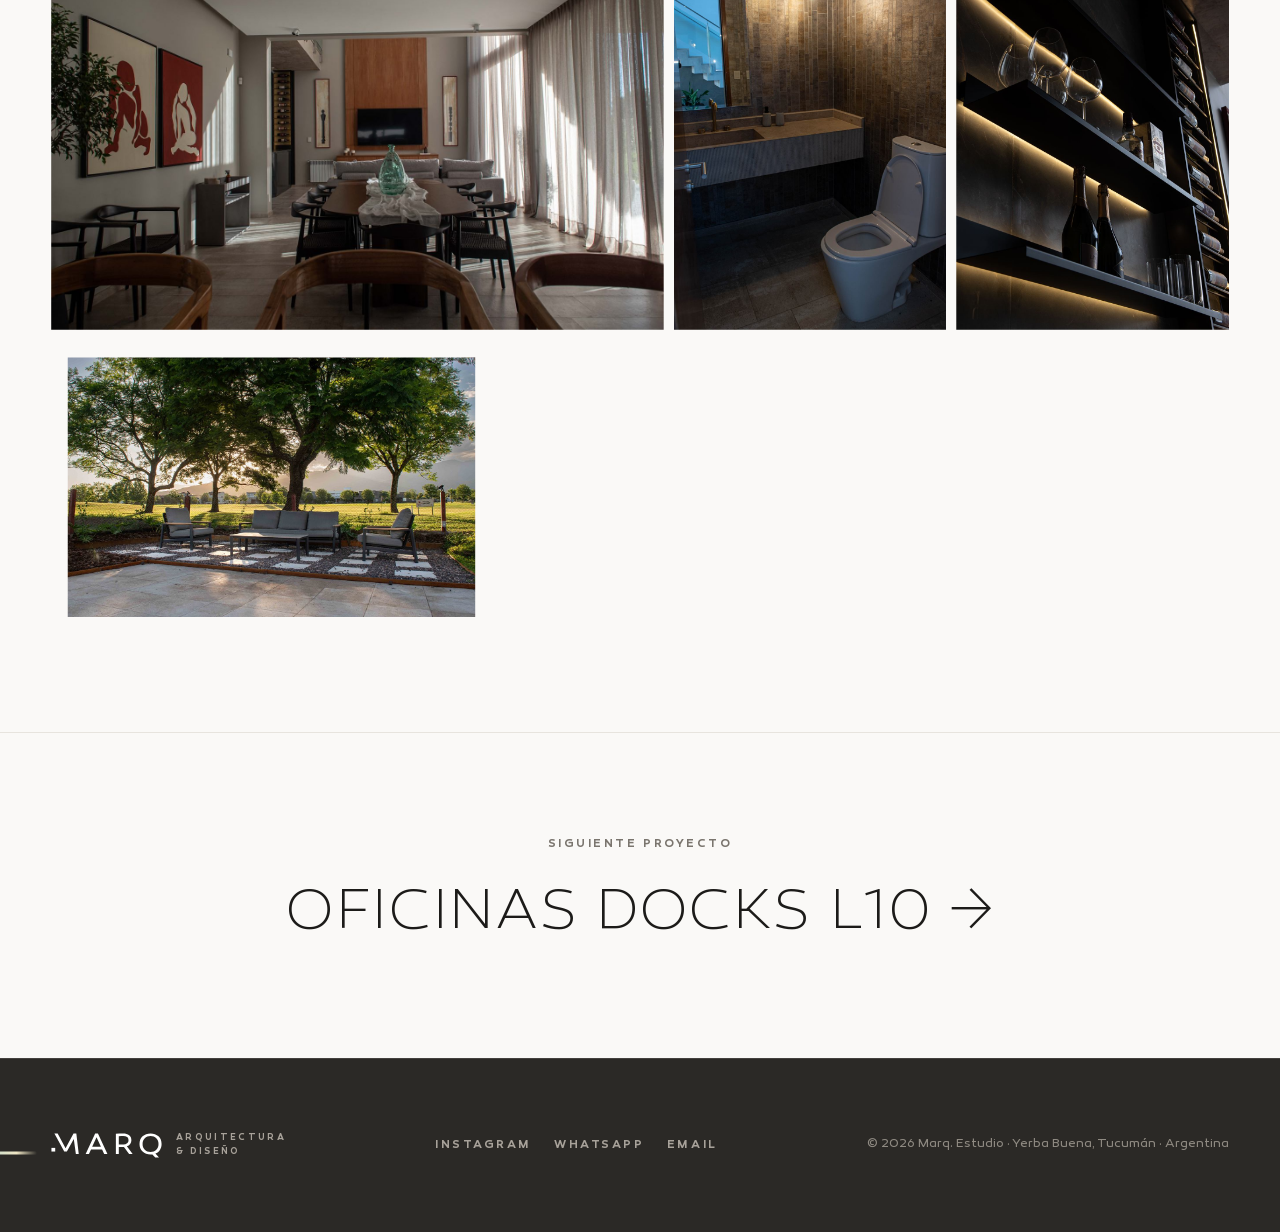
<file: proyecto.html>
<!DOCTYPE html>
<html lang="es">
<head>
<meta charset="utf-8">
<meta name="viewport" content="width=device-width, initial-scale=1">
<title>Proyecto — Marq. Estudio</title>
<meta name="description" content="Proyecto de Marq. Estudio — arquitectura e interiorismo.">
<meta property="og:type" content="article">
<meta property="og:site_name" content="Marq. Estudio">
<meta property="og:title" content="Proyecto — Marq. Estudio">
<meta property="og:description" content="Arquitectura e interiorismo en Yerba Buena, Tucumán.">
<meta property="og:image" content="https://marqestudio.com.ar/assets/brand/og.jpg">
<meta property="og:image:width" content="1200">
<meta property="og:image:height" content="630">
<meta property="og:locale" content="es_AR">
<meta name="twitter:card" content="summary_large_image">
<link rel="icon" href="assets/brand/favicon.svg?v=6" type="image/svg+xml">
<link rel="preload" href="assets/fonts/canaro/Canaro-ExtraLight.woff2" as="font" type="font/woff2" crossorigin>
<link rel="preload" href="assets/fonts/canaro/Canaro-Book.woff2" as="font" type="font/woff2" crossorigin>
<link rel="stylesheet" href="css/site.css?v=31">
</head>
<body>

<main id="app" style="min-height:100svh"></main>

<script src="js/site.js?v=15"></script>
<script src="js/gallery.js?v=3"></script>
<script>
(async function () {
  const { loadData, renderChrome, initReveals, escapeHtml } = window.MARQ;

  let data;
  try { data = await loadData(); }
  catch (e) {
    document.getElementById("app").innerHTML =
      '<p style="padding:8rem 2rem;text-align:center;color:#7A756E">No pudimos cargar el contenido. Recargá la página en unos segundos.</p>';
    console.error(e); return;
  }

  const slug = new URLSearchParams(location.search).get("p");
  const items = data.proyectos.items;
  const idx = Math.max(0, items.findIndex(p => p.slug === slug));
  const proj = items[idx];
  const next = items[(idx + 1) % items.length];

  document.title = proj.titulo + " — Marq. Estudio";

  const app = document.getElementById("app");
  app.innerHTML = `
    <div class="wrap proj-head reveal in">
      <p class="kicker">${escapeHtml(proj.categoria)} · ${escapeHtml(proj.anio)}</p>
      <h1 class="proj-title">${escapeHtml(proj.titulo)}</h1>
    </div>
    <figure class="proj-cover reveal-img" style="margin:0">
      <img src="Proyectos/${escapeHtml(proj.slug)}/${escapeHtml(proj.portada)}" alt="${escapeHtml(proj.titulo)}" fetchpriority="high">
    </figure>
    <div class="wrap">
      <div class="proj-intro">
        <div class="meta reveal">
          <span>Proyecto</span><strong>${escapeHtml(proj.titulo)}</strong>
          <span style="margin-top:0.8rem">Categoría</span><strong>${escapeHtml(proj.categoria)}</strong>
          <span style="margin-top:0.8rem">Año</span><strong>${escapeHtml(proj.anio)}</strong>
        </div>
        <p class="lead reveal">${escapeHtml(proj.intro)}</p>
      </div>
      <div id="galeria"></div>
    </div>
    <section class="proj-next">
      <span class="label">Siguiente proyecto</span>
      <a class="next-title" href="proyecto.html?p=${encodeURIComponent(next.slug)}">${escapeHtml(next.titulo)} →</a>
    </section>`;

  renderChrome(data, { onHero: false, base: "" });

  const fotos = proj.fotos.map(f => ({
    src: `Proyectos/${proj.slug}/${f.src}`,
    tamano: f.tamano || "auto",
    alt: proj.titulo
  }));
  window.MARQGallery.buildJustified(document.getElementById("galeria"), fotos);
  initReveals();
})();
</script>
</body>
</html>
</file>
<file: css/site.css>
/* ============================================================
   MARQ. ESTUDIO — sistema de diseño
   Mundo visual: galería blanca cálida, tinta suave, Canaro como
   única voz tipográfica, acento iridiscente tomado del logo.
   ============================================================ */

/* ---------- Fuentes ---------- */
@font-face {
  font-family: "Canaro";
  src: url("../assets/fonts/canaro/Canaro-Thin.woff2") format("woff2"),
       url("../assets/fonts/canaro/Canaro-Thin.woff") format("woff");
  font-weight: 100; font-style: normal; font-display: swap;
}
@font-face {
  font-family: "Canaro";
  src: url("../assets/fonts/canaro/Canaro-ExtraLight.woff2") format("woff2"),
       url("../assets/fonts/canaro/Canaro-ExtraLight.woff") format("woff");
  font-weight: 200; font-style: normal; font-display: swap;
}
@font-face {
  font-family: "Canaro";
  src: url("../assets/fonts/canaro/Canaro-Light.woff2") format("woff2"),
       url("../assets/fonts/canaro/Canaro-Light.woff") format("woff");
  font-weight: 300; font-style: normal; font-display: swap;
}
@font-face {
  font-family: "Canaro";
  src: url("../assets/fonts/canaro/Canaro-Book.woff2") format("woff2"),
       url("../assets/fonts/canaro/Canaro-Book.woff") format("woff");
  font-weight: 400; font-style: normal; font-display: swap;
}
@font-face {
  font-family: "Canaro";
  src: url("../assets/fonts/canaro/Canaro-Medium.woff2") format("woff2"),
       url("../assets/fonts/canaro/Canaro-Medium.woff") format("woff");
  font-weight: 500; font-style: normal; font-display: swap;
}
@font-face {
  font-family: "Canaro";
  src: url("../assets/fonts/canaro/Canaro-SemiBold.woff2") format("woff2"),
       url("../assets/fonts/canaro/Canaro-SemiBold.woff") format("woff");
  font-weight: 600; font-style: normal; font-display: swap;
}
@font-face {
  font-family: "Canaro";
  src: url("../assets/fonts/canaro/Canaro-Bold.woff2") format("woff2"),
       url("../assets/fonts/canaro/Canaro-Bold.woff") format("woff");
  font-weight: 700; font-style: normal; font-display: swap;
}

/* ---------- Tokens ---------- */
:root {
  --bg: #FAF9F7;
  --surface: #FFFFFF;
  --ink: #1C1B19;
  --ink-soft: #57534D;
  --taupe: #7A756E;
  --line: #E7E4DE;
  --band: #2B2926;
  --band-ink: #F4F2EE;
  --irid: linear-gradient(90deg, #BFD9EE 0%, #CCC2E6 30%, #C2DACB 62%, #EFE6C4 100%);
  --irid-line: linear-gradient(90deg, transparent 0%, #BFD9EE 16%, #CCC2E6 40%, #C2DACB 62%, #EFE6C4 84%, transparent 100%);
  /* Grosor único para todas las líneas de degradé (entero: se dibuja igual en toda pantalla) */
  --irid-w: 3px;
  /* Escala tipográfica: un solo valor por nivel, usado en toda la página */
  --fs-label: 0.72rem;   /* rótulos: Portfolio, Seguinos, Qué incluye, categorías */
  --ls-label: 0.22em;
  --fs-body: 0.95rem;    /* listas y textos secundarios */
  --fs-lead: clamp(1.05rem, 1.5vw, 1.25rem);   /* bajadas y títulos de tarjeta */
  --fs-sub: clamp(1.4rem, 2.8vw, 2.2rem);      /* nombres de servicio y títulos de proyecto */
  --fs-title: clamp(2rem, 4.6vw, 3.6rem);      /* títulos de sección */
  --edge: max(var(--gutter), calc((100% - var(--max)) / 2));
  --font: "Canaro", "Avenir Next", "Century Gothic", system-ui, sans-serif;
  --ease-out: cubic-bezier(0.16, 1, 0.3, 1);
  --ease-soft: cubic-bezier(0.25, 0.1, 0.25, 1);
  --dur: 0.9s;
  --gutter: clamp(1.25rem, 4vw, 4rem);
  --max: 1440px;
}

/* ---------- Base ---------- */
*, *::before, *::after { box-sizing: border-box; }
html { scroll-behavior: smooth; }
html, body { margin: 0; padding: 0; }
body {
  background: var(--bg);
  color: var(--ink);
  font-family: var(--font);
  font-weight: 400;
  font-size: 1.0625rem;
  line-height: 1.65;
  -webkit-font-smoothing: antialiased;
  overflow-x: clip;
}
img { max-width: 100%; display: block; }
a { color: inherit; text-decoration: none; }
button { font-family: inherit; }
::selection { background: #DDD3C4; color: var(--ink); }

.wrap {
  width: min(var(--max), 100% - 2 * var(--gutter));
  margin-inline: auto;
}

/* ---------- Utilidades de tipografía ---------- */
.display {
  font-weight: 200;
  font-size: clamp(2.4rem, 6.5vw, 5.5rem);
  line-height: 1.06;
  letter-spacing: 0.01em;
  text-transform: uppercase;
  margin: 0;
  text-wrap: balance;
}
.h-section {
  margin-inline-start: -0.045em;
  font-weight: 200;
  font-size: var(--fs-title);
  line-height: 1.1;
  letter-spacing: 0.02em;
  text-transform: uppercase;
  margin: 0 0 0.6em;
  text-wrap: balance;
}
.kicker {
  display: inline-flex;
  align-items: center;
  gap: 0.75rem;
  font-size: var(--fs-label);
  font-weight: 600;
  letter-spacing: var(--ls-label);
  text-transform: uppercase;
  color: var(--taupe);
  margin: 0 0 1.4rem;
}
.lead { font-size: var(--fs-lead); color: var(--ink-soft); max-width: 34em; }

/* ---------- Marca ---------- */
.mark {
  font-weight: 600;
  letter-spacing: 0.04em;
  white-space: nowrap;
}
.mark .dot { color: transparent; background: var(--irid); -webkit-background-clip: text; background-clip: text; font-weight: 700; }
.wordmark {
  font-weight: 600;
  letter-spacing: 0.34em;
  text-transform: uppercase;
  white-space: nowrap;
}
.wordmark small {
  display: block;
  font-size: 0.52em;
  font-weight: 500;
  letter-spacing: 0.34em;
  color: var(--taupe);
  margin-top: 0.25em;
}

/* ---------- Preloader ---------- */
.preloader {
  position: fixed; inset: 0; z-index: 200;
  background: var(--bg);
  display: grid; place-items: center;
  transition: opacity 0.7s var(--ease-soft), visibility 0.7s;
}
.preloader.done { opacity: 0; visibility: hidden; pointer-events: none; }
.preloader .pre-mark { height: clamp(3.4rem, 8vw, 5rem); width: auto; margin-inline: auto; display: block; opacity: 0; animation: pre-in 0.9s var(--ease-out) 0.1s forwards; }
.preloader .bar {
  width: min(340px, 60vw); height: 1px; background: var(--line);
  margin-top: 2rem; position: relative; overflow: hidden;
}
.preloader .bar::after {
  content: ""; position: absolute; inset: 0;
  background: var(--irid-line);
  transform: translateX(-101%);
  animation: pre-bar 1.15s var(--ease-soft) 0.25s forwards;
}
@keyframes pre-in { from { opacity: 0; transform: translateY(12px); } to { opacity: 1; transform: none; } }
@keyframes pre-bar { to { transform: translateX(0); } }

/* ---------- Navegación ---------- */
.nav {
  position: fixed; top: 0; left: 0; right: 0; z-index: 100;
  display: flex; align-items: center; justify-content: space-between;
  gap: 1rem;
  padding: 1.1rem var(--edge);
  transition: background 0.5s var(--ease-soft), box-shadow 0.5s, padding 0.5s, color 0.4s;
}
.nav.on-hero { color: #fff; }
.nav.solid {
  color: var(--ink);
  background: var(--bg);
  box-shadow: 0 1px 0 var(--line);
  padding-block: 0.8rem;
}
.nav-side { display: flex; align-items: center; gap: clamp(0.9rem, 2vw, 1.6rem); }
.nav-brand { z-index: 2; display: block; position: relative; }
.nav-brand::before {
  content: ""; position: absolute; right: calc(100% + 0.7rem); top: 78%; translate: 0 -50%;
  width: clamp(5rem, 10vw, 12rem); height: var(--irid-w); border-radius: 2px;
  background: var(--irid-line);
}
.nav-brand img { height: clamp(1.4rem, 2.4vw, 1.7rem); width: auto; display: block; }
.nav-links { display: flex; gap: clamp(1rem, 2.4vw, 2.2rem); list-style: none; margin: 0; padding: 0; }
.nav-links a {
  font-size: 0.78rem; font-weight: 600; letter-spacing: 0.16em; text-transform: uppercase;
  position: relative; padding-block: 0.3rem;
}
.nav-links a::after {
  content: ""; position: absolute; left: 0; bottom: 0; height: 1.5px; width: 100%;
  background: currentColor; transform: scaleX(0); transform-origin: right;
  transition: transform 0.45s var(--ease-out);
}
.nav-links a:hover::after, .nav-links a[aria-current="true"]::after { transform: scaleX(1); transform-origin: left; }
.icon-link {
  display: inline-grid; place-items: center;
  width: 2.35rem; height: 2.35rem; border-radius: 50%;
  border: 1px solid currentColor;
  opacity: 0.92;
  transition: transform 0.4s var(--ease-out), background 0.4s, color 0.4s, border-color 0.4s;
}
.icon-link svg { width: 1.05rem; height: 1.05rem; }
.icon-link:hover { transform: translateY(-2px); background: var(--ink); color: var(--bg); border-color: var(--ink); }
.nav.on-hero .icon-link:hover { background: #fff; color: var(--ink); border-color: #fff; }

/* Menú móvil */
.nav-toggle {
  display: none;
  width: 2.6rem; height: 2.6rem;
  background: none; border: 0; cursor: pointer;
  position: relative; z-index: 130; color: inherit;
}
.nav-toggle span {
  position: absolute; left: 0.55rem; right: 0.55rem; height: 2px;
  background: currentColor; border-radius: 2px;
  transition: transform 0.4s var(--ease-out), opacity 0.3s, top 0.4s var(--ease-out);
}
.nav-toggle span:nth-child(1) { top: 0.95rem; }
.nav-toggle span:nth-child(2) { top: 1.55rem; }
body.menu-open .nav-toggle { color: var(--ink); }
body.menu-open .nav-toggle span:nth-child(1) { top: 1.25rem; transform: rotate(45deg); }
body.menu-open .nav-toggle span:nth-child(2) { top: 1.25rem; transform: rotate(-45deg); }

.mobile-menu {
  position: fixed; inset: 0; z-index: 120;
  background: var(--bg);
  display: grid; align-content: center; gap: 0.4rem;
  padding: var(--gutter);
  opacity: 0; visibility: hidden;
  transition: opacity 0.5s var(--ease-soft), visibility 0.5s;
}
body.menu-open .mobile-menu { opacity: 1; visibility: visible; }
.mobile-menu a.menu-item {
  font-size: clamp(2rem, 9vw, 3.2rem);
  font-weight: 200; letter-spacing: 0.04em; text-transform: uppercase;
  padding: 0.35rem 0;
  opacity: 0; transform: translateY(18px);
  transition: opacity 0.55s var(--ease-out), transform 0.55s var(--ease-out);
}
body.menu-open .mobile-menu a.menu-item { opacity: 1; transform: none; }
.mobile-menu .menu-foot { margin-top: 2.4rem; display: flex; gap: 1rem; color: var(--ink); }

/* ---------- Hero ---------- */
.hero {
  position: relative; min-height: 100svh;
  display: grid; place-items: center;
  overflow: clip;
  color: #fff;
}
.hero-media { position: absolute; inset: 0; }
.hero-media img {
  width: 100%; height: 100%; object-fit: cover;
  transform: scale(1.08);
  animation: kenburns 16s var(--ease-soft) forwards;
}
@keyframes kenburns { to { transform: scale(1.0); } }
.hero-media::after {
  content: ""; position: absolute; inset: 0;
  background: linear-gradient(180deg, rgba(20,19,17,0.30) 0%, rgba(20,19,17,0.12) 42%, rgba(20,19,17,0.36) 100%);
}
.hero-inner { position: relative; z-index: 2; text-align: center; padding: 0 var(--gutter); translate: 0 -5svh; }
.hero .hero-mark { height: clamp(2.3rem, 6svh, 3.2rem); width: auto; display: block; margin: 0 auto clamp(1.8rem, 6svh, 3.4rem); filter: drop-shadow(0 2px 14px rgba(0,0,0,0.35)); }
.hero-line {
  display: block; width: clamp(7rem, 12vw, 11rem); height: var(--irid-w); border-radius: 2px;
  background: var(--irid-line); margin: 0 auto clamp(2.4rem, 8svh, 4.4rem);
}
.hero .display {
  margin-top: 0;
  font-size: clamp(1rem, 1.8vw, 1.45rem);
  font-weight: 400;
  letter-spacing: 0.24em;
  line-height: 1.4;
  text-shadow: 0 2px 24px rgba(0,0,0,0.3);
}

/* Entrada del hero: la marca aparece, el eslogan sube línea por línea */
.hero .hero-mark, .hero-line, .hero-sub, .hero-scroll { opacity: 0; animation: hero-fade 1.4s var(--ease-out) forwards; }
.hero .hero-mark { animation-delay: 0.35s; }
.hero-line { animation-delay: 0.55s; }
.hero-sub { animation-delay: 1.9s; }
.hero-scroll { animation-delay: 2.4s; }
.hero .hl { display: block; overflow: clip; }
.hero .hl > span { display: block; transform: translateY(112%); animation: hero-line 1.5s var(--ease-out) var(--d, 0.85s) forwards; }
@keyframes hero-line { to { transform: none; } }
@keyframes hero-fade { from { opacity: 0; transform: translateY(14px); } to { opacity: 1; transform: none; } }
@media (prefers-reduced-motion: reduce) {
  .hero .hero-mark, .hero-line, .hero-sub, .hero-scroll, .hero .hl > span { animation: none; opacity: 1; transform: none; }
  .hero-media img { animation: none; transform: none; }
}
.hero-sub {
  margin-top: 1.6rem;
  font-size: var(--fs-label); font-weight: 600; letter-spacing: 0.3em; text-transform: uppercase;
  opacity: 0.9;
}
.hero-scroll {
  position: absolute; bottom: 2rem; left: 50%; translate: -50% 0;
  z-index: 2; display: grid; justify-items: center; gap: 0.6rem;
  font-size: 0.62rem; font-weight: 600; letter-spacing: 0.3em; text-transform: uppercase;
  color: #fff; opacity: 0.85; background: none; border: 0; cursor: pointer;
}
.hero-scroll .line { width: 1px; height: 3.4rem; background: rgba(255,255,255,0.55); overflow: hidden; position: relative; }
.hero-scroll .line::after {
  content: ""; position: absolute; inset: 0; background: #fff;
  animation: scroll-hint 2.2s var(--ease-soft) infinite;
}
@keyframes scroll-hint {
  0% { transform: translateY(-100%); }
  55% { transform: translateY(0); }
  100% { transform: translateY(100%); }
}

/* ---------- Secciones ---------- */
.section { padding-block: clamp(4.5rem, 10vw, 8.5rem); }
.section + .section { border-top: 1px solid var(--line); }
.section-head { max-width: 60rem; }

/* En el hero la .M gigante ya nombra la marca: el wordmark del nav aparece al scrollear */
.nav.on-hero .nav-brand { opacity: 0; pointer-events: none; transition: opacity 0.4s var(--ease-soft); }
.nav.solid .nav-brand { opacity: 1; pointer-events: auto; transition: opacity 0.5s var(--ease-soft); }

/* ---------- Proyectos (portada) ---------- */
.proj-grid {
  display: grid;
  grid-template-columns: repeat(12, 1fr);
  gap: clamp(1rem, 2.4vw, 2.2rem);
  margin-top: clamp(2rem, 5vw, 3.5rem);
}
/* Filtros de proyectos por zona */
.proj-filtros { display: flex; flex-wrap: wrap; gap: clamp(1.2rem, 2.4vw, 2.2rem); margin-top: 1.6rem; }
.filtro {
  appearance: none; background: none; border: 0; font-family: inherit; cursor: pointer;
  position: relative; padding: 0 0 0.45rem;
  font-size: var(--fs-label); font-weight: 600; letter-spacing: var(--ls-label);
  text-transform: uppercase; color: var(--taupe);
  transition: color 0.35s var(--ease-out);
}
.filtro:hover { color: var(--ink); }
.filtro.sel { color: var(--ink); }
.filtro::after {
  content: ""; position: absolute; left: -0.35rem; right: -0.35rem; bottom: 0;
  height: var(--irid-w); border-radius: 2px; background: var(--irid-line);
  opacity: 0; transition: opacity 0.4s var(--ease-out);
}
.filtro.sel::after { opacity: 1; }

.proj-card { position: relative; display: block; grid-column: span 6; }
.proj-card.fuera { opacity: 0; transform: translateY(10px); transition: opacity 0.32s var(--ease-out), transform 0.32s var(--ease-out); }
.proj-card.oculto { display: none; }
.proj-card .frame {
  position: relative; overflow: clip; background: var(--line);
  aspect-ratio: 4 / 3;
}
.proj-card img {
  width: 100%; height: 100%; object-fit: cover;
  transition: transform 1.1s var(--ease-out), filter 1.1s var(--ease-out);
}
.proj-card:hover img { transform: scale(1.045); }
.proj-card .frame::before {
  content: ""; position: absolute; inset: 0; z-index: 1;
  background: linear-gradient(180deg, transparent 52%, rgba(20,19,17,0.42) 100%);
  opacity: 0; transition: opacity 0.55s var(--ease-out);
}
.proj-card:hover .frame::before { opacity: 1; }
.proj-card .meta {
  display: flex; align-items: baseline; justify-content: space-between; gap: 1rem;
  padding-top: 0.9rem;
}
.proj-card h3 {
  margin: 0; font-size: var(--fs-lead);
  font-weight: 500; letter-spacing: 0.05em; text-transform: uppercase;
  transition: transform 0.5s var(--ease-out);
}
.proj-card h3::after {
  content: "↗"; display: inline-block; margin-left: 0.45em;
  color: var(--taupe);
  opacity: 0; transform: translate(-4px, 4px);
  transition: opacity 0.45s var(--ease-out), transform 0.45s var(--ease-out);
}
.proj-card:hover h3 { transform: translateX(0.35rem); }
.proj-card:hover h3::after { opacity: 1; transform: none; }
.proj-card .cat { font-size: var(--fs-label); font-weight: 600; letter-spacing: var(--ls-label); text-transform: uppercase; color: var(--taupe); white-space: nowrap; }
.proj-card .frame::after {
  content: "Ver proyecto";
  position: absolute; left: 50%; top: 50%; z-index: 2;
  translate: -50% -50%;
  padding: 0.75rem 1.5rem;
  border-radius: 999px;
  background: rgba(250,249,247,0.92);
  color: var(--ink);
  font-size: var(--fs-label); font-weight: 600; letter-spacing: var(--ls-label); text-transform: uppercase;
  opacity: 0; scale: 0.92;
  transition: opacity 0.45s var(--ease-out), scale 0.45s var(--ease-out);
}
.proj-card:hover .frame::after { opacity: 1; scale: 1; }

/* ---------- Estudio ---------- */
.about-head {
  display: grid; grid-template-columns: minmax(0, 6fr) minmax(0, 5fr);
  gap: clamp(2rem, 5vw, 5rem);
  align-items: end;
  margin-bottom: clamp(3.4rem, 8vw, 6rem);
}
.about-banner {
  position: relative; margin: 0;
  width: 100%;
  height: min(78svh, 640px);
  overflow: clip;
}
.about-banner img { width: 100%; height: 100%; object-fit: cover; }
.about-banner::before {
  content: ""; position: absolute; inset: 0; z-index: 1;
  background: linear-gradient(180deg, rgba(20,19,17,0.12) 0%, rgba(20,19,17,0.05) 45%, rgba(20,19,17,0.45) 100%);
}
.about-banner blockquote {
  position: absolute; inset: 0; z-index: 2;
  display: grid; align-content: end; justify-items: center;
  margin: 0; padding: 0 var(--gutter) clamp(3rem, 7vw, 5.5rem);
  color: #fff; text-align: center;
  font-weight: 200;
  font-size: clamp(1.1rem, 2.3vw, 1.85rem);
  line-height: 1.35;
  text-wrap: balance;
  text-shadow: 0 2px 26px rgba(0,0,0,0.45);
}
.team { display: grid; grid-template-columns: 1fr 1fr; gap: clamp(1.4rem, 3vw, 2.6rem); margin-top: clamp(2.6rem, 6vw, 4rem); max-width: 58rem; margin-inline: auto; }
.team article { text-align: center; }
.team .frame { aspect-ratio: 3 / 3.6; overflow: clip; background: var(--line); position: relative; }
.team .frame img { width: 100%; height: 100%; object-fit: cover; object-position: center top; transition: transform 1s var(--ease-out); }
.team article:hover .frame img { transform: scale(1.04); }
.team .frame .ph {
  position: absolute; inset: 0; display: grid; place-items: center;
  color: var(--taupe); font-weight: 200; font-size: 3.4rem;
}
.team h3 { margin: 1rem 0 0.1rem; font-size: 1.15rem; font-weight: 500; letter-spacing: 0.06em; text-transform: uppercase; }
.team .rol { font-size: 0.74rem; font-weight: 600; letter-spacing: 0.18em; text-transform: uppercase; color: var(--taupe); }
.team p.bio { color: var(--ink-soft); font-size: 0.98rem; margin-top: 0.7rem; }

/* ---------- Servicios (acordeón estilo lista) ---------- */
.h-section .tone { color: var(--taupe); }
.section.dark .h-section .tone { color: #A8A29A; }

/* Foco visible al navegar con teclado */
:focus-visible { outline: 2px solid var(--taupe); outline-offset: 3px; }
.section.dark :focus-visible { outline-color: var(--band-ink); }

.svc-list { margin-top: clamp(2.4rem, 5vw, 3.6rem); border-bottom: 1px solid var(--line); }
.svc-item { border-top: 1px solid var(--line); }
.svc-row {
  width: 100%;
  display: grid;
  grid-template-columns: auto 1fr auto auto;
  align-items: center;
  gap: clamp(1rem, 3vw, 2.4rem);
  padding: clamp(1.4rem, 3.6vw, 2.4rem) 0;
  background: none; border: 0; cursor: pointer;
  color: var(--ink); text-align: left;
  transition: opacity 0.3s;
}
.svc-num { font-size: var(--fs-body); font-weight: 500; color: var(--taupe); letter-spacing: 0.08em; }
/* El nombre y la modalidad (a distancia / en Tucuman) se mueven juntos */
.svc-ident { display: grid; gap: 0.5rem; justify-items: start; transition: transform 0.55s var(--ease-out); }
.svc-row:hover .svc-ident { transform: translateX(0.5rem); }
.svc-name {
  font-weight: 300;
  font-size: var(--fs-sub);
  letter-spacing: 0.05em; text-transform: uppercase; line-height: 1.1;
  transition: color 0.35s;
}
.svc-row:hover .svc-name, .svc-item.open .svc-name { color: var(--taupe); }
.svc-mod {
  font-size: var(--fs-label); font-weight: 600; letter-spacing: var(--ls-label);
  text-transform: uppercase; color: var(--taupe);
}
.svc-desde {
  font-size: var(--fs-body); font-weight: 500; letter-spacing: 0.06em;
  color: var(--ink); white-space: nowrap;
  transition: color 0.35s;
}
.svc-desde::before {
  content: "desde"; display: inline-block; margin-right: 0.5em;
  font-size: var(--fs-label); font-weight: 600; letter-spacing: var(--ls-label); text-transform: uppercase;
  color: var(--taupe);
}
.svc-row:hover .svc-desde { color: var(--taupe); }
.svc-arrow {
  display: grid; place-items: center;
  width: clamp(2.6rem, 5vw, 3.2rem); height: clamp(2.6rem, 5vw, 3.2rem);
  border: 1px solid var(--taupe); border-radius: 50%;
  color: var(--taupe);
  transition: transform 0.55s var(--ease-out), background 0.35s, color 0.35s;
}
.svc-arrow svg { width: 1.1rem; height: 1.1rem; }
.svc-row:hover .svc-arrow { background: var(--ink); border-color: var(--ink); color: var(--bg); }
.svc-item.open .svc-arrow { transform: rotate(180deg); }

.svc-body {
  display: grid; grid-template-rows: 0fr;
  transition: grid-template-rows 0.7s var(--ease-out);
}
.svc-item.open .svc-body { grid-template-rows: 1fr; }
.svc-body-inner { overflow: hidden; min-height: 0; }
.svc-cols {
  display: grid; grid-template-columns: minmax(0, 5fr) minmax(0, 7fr);
  gap: clamp(1.6rem, 4vw, 4rem);
  padding: 0.4rem 0 clamp(2rem, 4.5vw, 3rem);
  opacity: 0; transform: translateY(14px);
  transition: opacity 0.55s var(--ease-out), transform 0.55s var(--ease-out);
}
.svc-item.open .svc-cols { opacity: 1; transform: none; transition-delay: 0.12s; }
.svc-cols .bajada { color: var(--ink-soft); margin: 0; max-width: 30em; }
.svc-cols .para { margin: 1.4rem 0 0; padding: 0; list-style: none; display: grid; gap: 0.45rem; }
.svc-cols .para li { font-size: var(--fs-body); color: var(--ink-soft); padding-left: 1.1rem; position: relative; }
.svc-cols .para li::before { content: "—"; position: absolute; left: 0; color: var(--taupe); }
.entregables h4 {
  margin: 0 0 1rem; font-size: var(--fs-label); font-weight: 600; letter-spacing: var(--ls-label); text-transform: uppercase; color: var(--taupe);
}
.entregables ul { margin: 0; padding: 0; list-style: none; counter-reset: entregable; }
.entregables li {
  padding: 0.85rem 0;
  border-top: 1px solid var(--line);
  font-size: var(--fs-body);
  display: flex; gap: 0.9rem; align-items: baseline;
}
.entregables li::before {
  content: counter(entregable, decimal-leading-zero);
  counter-increment: entregable;
  font-size: 0.7rem; font-weight: 600; letter-spacing: 0.08em; color: var(--taupe);
}
.cta-row { margin-top: 1.8rem; padding-bottom: clamp(2rem, 4.5vw, 3rem); }

/* Lo que el cliente aporta: checklist para preparar antes de escribir */
.necesitamos {
  margin-top: 0.4rem;
  padding: clamp(1.3rem, 2.6vw, 1.9rem) clamp(1.3rem, 2.8vw, 2.2rem);
  background: var(--surface);
  border: 1px solid var(--line);
  opacity: 0; transform: translateY(14px);
  transition: opacity 0.55s var(--ease-out), transform 0.55s var(--ease-out);
}
.svc-item.open .necesitamos { opacity: 1; transform: none; transition-delay: 0.2s; }
.necesitamos h4 {
  margin: 0 0 1rem;
  font-size: var(--fs-label); font-weight: 600; letter-spacing: var(--ls-label); text-transform: uppercase;
  color: var(--taupe);
}
.necesitamos ul {
  margin: 0; padding: 0; list-style: none;
  display: grid; gap: 0.75rem;
  grid-template-columns: repeat(auto-fit, minmax(19rem, 1fr));
}
.necesitamos li {
  position: relative; padding-left: 1.5rem;
  font-size: var(--fs-body); color: var(--ink-soft);
}
.necesitamos li::before {
  content: ""; position: absolute; left: 0.15rem; top: 0.6em;
  width: 0.4rem; height: 0.4rem; border-radius: 50%;
  background: var(--taupe);
}

.btn {
  display: inline-flex; align-items: center; gap: 0.7rem;
  padding: 0.95rem 2rem;
  background: var(--ink); color: var(--bg);
  border-radius: 999px;
  font-size: 0.72rem; font-weight: 600; letter-spacing: 0.22em; text-transform: uppercase;
  border: 1px solid var(--ink); cursor: pointer;
  transition: background 0.4s var(--ease-out), color 0.4s, transform 0.4s var(--ease-out);
}
.btn:hover { background: transparent; color: var(--ink); transform: translateY(-2px); }
.btn.ghost { background: transparent; color: var(--ink); }
.btn.ghost:hover { background: var(--ink); color: var(--bg); }

/* ---------- Contacto ---------- */
.contact-grid {
  display: grid; grid-template-columns: minmax(0, 5fr) minmax(0, 6fr);
  gap: clamp(2.4rem, 6vw, 6rem);
  align-items: start;
}
.contact-info { display: grid; gap: 1.4rem; margin-top: 2rem; }
.contact-info a.big-link {
  font-size: clamp(1.1rem, 2vw, 1.4rem); font-weight: 300; letter-spacing: 0.03em;
  border-bottom: 1px solid var(--line); padding-bottom: 0.9rem;
  display: flex; justify-content: space-between; align-items: baseline; gap: 1rem;
  transition: border-color 0.4s;
}
.contact-info a.big-link:hover { border-color: var(--ink); }
.contact-info a.big-link .tag { font-size: 0.68rem; font-weight: 600; letter-spacing: 0.2em; text-transform: uppercase; color: var(--taupe); }

.form-block h4 {
  margin: 0 0 0.75rem; font-size: var(--fs-label); font-weight: 600; letter-spacing: var(--ls-label); text-transform: uppercase; color: var(--taupe);
}
.chips { display: flex; flex-wrap: wrap; gap: 0.65rem; }
.chip {
  padding: 0.72rem 1.5rem;
  border: 1px solid var(--line); background: var(--surface);
  border-radius: 999px;
  font-size: 0.8rem; font-weight: 500; letter-spacing: 0.06em;
  cursor: pointer;
  transition: border-color 0.3s, background 0.3s, color 0.3s, transform 0.3s var(--ease-out);
}
.chip:hover { border-color: var(--ink); transform: translateY(-1px); }
.chip.sel { background: var(--ink); color: var(--bg); border-color: var(--ink); }
.form-block + .form-block { margin-top: 1.6rem; }
.form-note { font-size: 0.85rem; color: var(--taupe); margin-top: 0.7rem; }
.field { margin-top: 0.8rem; }
.field input, .field textarea {
  width: 100%; padding: 0.95rem 1.1rem;
  border: 1px solid var(--line); background: var(--surface); color: var(--ink);
  font-family: inherit; font-size: 0.95rem;
  transition: border-color 0.3s;
}
.field input:focus, .field textarea:focus { outline: none; border-color: var(--ink); }
.field input::placeholder, .field textarea::placeholder { color: #94908A; }
.send-row { margin-top: 1.6rem; }
.btn-send { padding-inline: 2.6rem; }

/* ---------- Sección oscura (contacto) ---------- */
.section.dark {
  background: var(--band);
  color: var(--band-ink);
  padding-block: clamp(2.8rem, 5.5vw, 4.2rem);
}
.section.dark .kicker { color: #A8A29A; }
.section.dark .lead { color: #C9C5BE; }
.section.dark .big-link { border-bottom-color: rgba(244,242,238,0.16); }
.section.dark .big-link:hover { border-bottom-color: var(--band-ink); }
.section.dark .big-link .tag { color: #A8A29A; }
.section.dark .form-block h4 { color: #A8A29A; }
.section.dark .chip {
  background: transparent;
  border-color: rgba(244,242,238,0.24);
  color: var(--band-ink);
}
.section.dark .chip:hover { border-color: var(--band-ink); }
.section.dark .chip.sel { background: var(--band-ink); color: var(--band); border-color: var(--band-ink); }
.section.dark .field input, .section.dark .field textarea {
  background: rgba(255,255,255,0.05);
  border-color: rgba(244,242,238,0.2);
  color: var(--band-ink);
}
.section.dark .field input:focus, .section.dark .field textarea:focus { border-color: var(--band-ink); }
.section.dark .field input::placeholder, .section.dark .field textarea::placeholder { color: rgba(244,242,238,0.42); }
.section.dark .form-note { color: #A8A29A; }
.section.dark .btn { background: transparent; color: var(--band-ink); border-color: var(--band-ink); }
.section.dark .btn:hover { background: var(--band-ink); color: var(--band); }

/* ---------- Instagram / tienda strip ---------- */
.follow .h-section { margin-bottom: 0.4em; }
.follow .handle {
  position: relative;
  font-size: var(--fs-body); font-weight: 600; letter-spacing: 0.16em; text-transform: uppercase;
  padding-bottom: 0.35rem;
  display: inline-block;
  transition: opacity 0.3s;
}
.follow .handle::after {
  content: ""; position: absolute; left: -0.4rem; right: -0.4rem; bottom: 0;
  height: var(--irid-w); border-radius: 2px;
  background: var(--irid-line);
}
.follow .handle:hover { opacity: 0.65; }
/* Marquesina infinita de fotos (estilo REN) */
.follow-marquee {
  margin-top: clamp(2.4rem, 5vw, 3.6rem);
  overflow: clip;
  cursor: pointer;
}
.marquee-track {
  display: flex;
  width: max-content;
  animation: marquee 55s linear infinite;
}
.follow-marquee:hover .marquee-track { animation-play-state: paused; }
.marquee-track a {
  flex: none; overflow: clip;
  height: clamp(200px, 30vw, 320px);
  margin-right: clamp(0.7rem, 1.4vw, 1.2rem); /* margen en vez de gap: el -50% del loop cierra exacto */
  background: var(--line);
}
.marquee-track img {
  height: 100%; width: auto; max-width: none; display: block;
  transition: transform 0.9s var(--ease-out), filter 0.6s;
}
.marquee-track a:hover img { transform: scale(1.05); filter: brightness(0.92); }
@keyframes marquee { to { transform: translateX(-50%); } }
@media (prefers-reduced-motion: reduce) {
  .marquee-track { animation: none; }
}

/* ---------- Footer ---------- */
.footer {
  background: var(--band);
  color: var(--band-ink);
  border-top: 1px solid rgba(244,242,238,0.12);
  padding: clamp(2.4rem, 6vw, 4rem) var(--edge);
  display: grid; gap: 2rem;
}
.footer-inner {
  width: min(var(--max), 100%);
  margin-inline: auto;
  display: flex; flex-wrap: wrap; justify-content: space-between; align-items: center; gap: 1.4rem 2.5rem;
}
.footer .wordmark { font-size: 1.3rem; }
.footer nav { display: flex; flex-wrap: wrap; gap: 1.4rem; }
.footer-brand { display: flex; align-items: center; gap: 0.9rem; position: relative; width: fit-content; }
.footer-brand::before {
  content: ""; position: absolute; right: calc(100% + 0.9rem); top: 76%; translate: 0 -50%;
  width: clamp(5rem, 10vw, 12rem); height: var(--irid-w); border-radius: 2px;
  background: var(--irid-line);
}
.footer-logo { height: clamp(1.3rem, 2.4vw, 1.6rem); width: auto; display: block; }
.footer-tag { font-size: 0.56rem; font-weight: 600; letter-spacing: 0.26em; text-transform: uppercase; color: #A8A29A; line-height: 1.5; }
.footer nav a { font-size: var(--fs-label); font-weight: 600; letter-spacing: var(--ls-label); text-transform: uppercase; color: #A8A29A; transition: color 0.3s; }
.footer nav a:hover { color: var(--band-ink); }
.footer .fine { font-size: 0.78rem; color: #8F8A82; }
.footer .wordmark small { color: #A8A29A; }

/* ---------- Botones flotantes (Instagram + WhatsApp) ---------- */
.float-group {
  position: fixed; right: 1.4rem; bottom: 1.4rem; z-index: 90;
  display: grid; gap: 0.7rem;
}
.float-btn {
  position: relative;
  width: 3.4rem; height: 3.4rem; border-radius: 50%;
  display: grid; place-items: center;
  background: var(--ink); color: var(--bg);
  box-shadow: 0 10px 30px -8px rgba(28,27,25,0.45);
  transition: transform 0.4s var(--ease-out), box-shadow 0.4s;
}
.float-btn svg { width: 1.5rem; height: 1.5rem; }
/* La medialuna va dentro del círculo, pegada al borde y envolviendo el ícono */
.float-btn .btn-arc {
  position: absolute; inset: 0;
  width: 100%; height: 100%;
  pointer-events: none;
}
.float-btn:hover { transform: translateY(-3px) scale(1.04); box-shadow: 0 16px 36px -8px rgba(28,27,25,0.5); }


.proj-head { margin-block: 6.6rem 1.8rem; }
.proj-head .kicker { margin-bottom: 0.7rem; }
.proj-title {
  margin: 0;
  font-weight: 300;
  font-size: var(--fs-sub);
  letter-spacing: 0.05em; text-transform: uppercase; line-height: 1.12;
  text-wrap: balance;
}
.proj-cover { position: relative; overflow: clip; }
.proj-cover img { width: 100%; height: min(78svh, 760px); object-fit: cover; }
.proj-intro {
  display: grid; grid-template-columns: minmax(0, 4fr) minmax(0, 7fr);
  gap: clamp(1.6rem, 5vw, 5rem);
  padding-block: clamp(3rem, 7vw, 5.5rem);
}
.proj-intro .meta { display: grid; gap: 0.5rem; align-content: start; }
.proj-intro .meta span { font-size: var(--fs-label); font-weight: 600; letter-spacing: var(--ls-label); text-transform: uppercase; color: var(--taupe); }
.proj-intro .meta strong { font-weight: 500; font-size: var(--fs-body); letter-spacing: 0.06em; text-transform: uppercase; }
.proj-intro p.lead { margin: 0; font-weight: 300; font-size: var(--fs-lead); line-height: 1.5; color: var(--ink); max-width: 30em; }

/* Galería justificada (estilo Google Fotos) */
.jgallery { display: block; padding-bottom: clamp(3rem, 7vw, 5.5rem); }
.jgallery .jrow { display: flex; gap: 10px; margin-bottom: 10px; }
.jgallery .jitem {
  position: relative; overflow: clip; background: var(--line);
  cursor: zoom-in; flex: 0 0 auto;
}
.jgallery .jitem img {
  width: 100%; height: 100%; object-fit: cover;
  transition: transform 1s var(--ease-out);
}
.jgallery .jitem:hover img { transform: scale(1.035); }

.proj-next {
  border-top: 1px solid var(--line);
  padding-block: clamp(3.4rem, 8vw, 6rem);
  text-align: center;
}
.proj-next .label { font-size: var(--fs-label); font-weight: 600; letter-spacing: var(--ls-label); text-transform: uppercase; color: var(--taupe); }
.proj-next a.next-title {
  display: block; margin-top: 0.6rem;
  font-weight: 200; font-size: var(--fs-title); letter-spacing: 0.02em; text-transform: uppercase;
  transition: opacity 0.35s, letter-spacing 0.6s var(--ease-out);
}
.proj-next a.next-title:hover { opacity: 0.55; letter-spacing: 0.06em; }

/* ---------- Lightbox ---------- */
.lightbox {
  position: fixed; inset: 0; z-index: 150;
  background: rgba(20, 19, 17, 0.94);
  display: grid; place-items: center;
  opacity: 0; visibility: hidden;
  transition: opacity 0.45s var(--ease-soft), visibility 0.45s;
}
.lightbox.open { opacity: 1; visibility: visible; }
.lightbox img {
  max-width: min(92vw, 1500px); max-height: 86svh;
  object-fit: contain;
  box-shadow: 0 30px 80px -20px rgba(0,0,0,0.6);
  transition: transform 0.45s var(--ease-out), opacity 0.3s;
}
.lightbox.open img { transform: none; }
.lightbox .lb-btn {
  position: absolute; z-index: 2;
  background: none; border: 0; color: #fff; cursor: pointer;
  font-size: 0.72rem; font-weight: 600; letter-spacing: 0.22em; text-transform: uppercase;
  padding: 1rem; opacity: 0.8; transition: opacity 0.3s;
}
.lightbox .lb-btn:hover { opacity: 1; }
.lb-close { top: 1rem; right: 1.2rem; }
.lb-prev { left: 0.8rem; top: 50%; translate: 0 -50%; }
.lb-next { right: 0.8rem; top: 50%; translate: 0 -50%; }
.lb-count { position: absolute; bottom: 1.4rem; left: 50%; translate: -50%; color: #fff; opacity: 0.7; font-size: 0.75rem; letter-spacing: 0.2em; }

/* ---------- Reveals ---------- */
/* durante la navegación programada entre secciones no se anima nada: fluidez */
body.nav-scroll .reveal, body.nav-scroll .reveal-img, body.nav-scroll [data-stagger] > * { transition: none !important; }

.reveal { opacity: 0; transform: translateY(34px); transition: opacity 1s var(--ease-out), transform 1s var(--ease-out); }
.reveal.in { opacity: 1; transform: none; }
.reveal-img { clip-path: inset(8% 6% 8% 6%); transform: scale(1.05); transition: clip-path 1.2s var(--ease-out), transform 1.4s var(--ease-out); }
.reveal-img.in { clip-path: inset(0 0 0 0); transform: none; }
[data-stagger] > * { opacity: 0; transform: translateY(26px); transition: opacity 0.9s var(--ease-out), transform 0.9s var(--ease-out); transition-delay: calc(var(--i, 0) * 90ms); }
[data-stagger].in > * { opacity: 1; transform: none; }

/* ---------- Responsive ---------- */
@media (max-width: 960px) {
  .nav-links { display: none; }
  .nav-toggle { display: block; }
  .nav-left .icon-link { display: none; }
  .about-head, .contact-grid, .proj-intro { grid-template-columns: 1fr; }
  .about-banner { height: min(62svh, 480px); }
  .team { max-width: none; }
  .svc-cols { grid-template-columns: 1fr; }
  .proj-card:nth-child(n) { grid-column: span 12; }
  .proj-card:nth-child(n) .frame { aspect-ratio: 4 / 3; }
  .marquee-track { animation-duration: 40s; }
  .team { grid-template-columns: 1fr 1fr; }
}
@media (max-width: 560px) {
  .svc-desde { display: none; }
  .team { grid-template-columns: 1fr; }
  .jgallery .jrow { gap: 6px; margin-bottom: 6px; }
  .proj-cover img { height: 60svh; }
  .float-group { right: 1rem; bottom: 1rem; }
}

/* ---------- Movimiento reducido ---------- */
@media (prefers-reduced-motion: reduce) {
  html { scroll-behavior: auto; }
  *, *::before, *::after { animation-duration: 0.001s !important; transition-duration: 0.001s !important; }
  .reveal, .reveal-img, [data-stagger] > * { opacity: 1 !important; transform: none !important; clip-path: none !important; }
  .hero-media img { transform: none; animation: none; }
}
</file>
